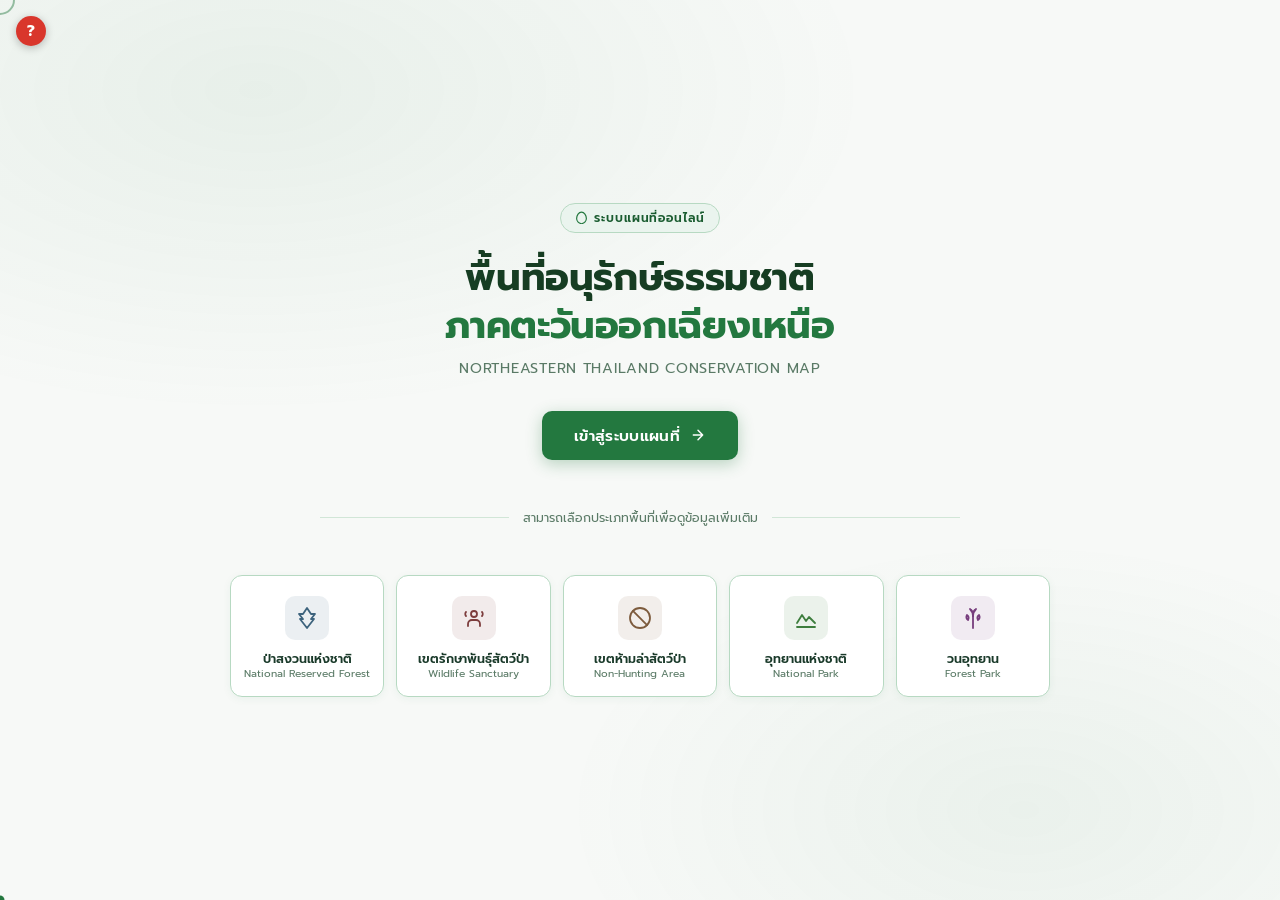
<file: index.html>
<!DOCTYPE html>
<html lang="th">
<head>
<meta charset="UTF-8">
<meta name="viewport" content="width=device-width, initial-scale=1.0">
<title>หน้าแรก</title>
<link rel="stylesheet" href="css/homepage.css">
</head>
<body>

<!-- Notice button (added) -->
<button class="notice-btn" id="noticeBtn" aria-label="ข้อมูลเพิ่มเติม">?</button>

<div class="notice-overlay" id="noticeOverlay">
    <div class="notice-box">
        <button class="notice-close" id="noticeClose">&times;</button>
        <div class="notice-box-title"><span class="dot">!</span> ข้อมูลสำคัญ</div>
        <p>เว็บไซต์นี้เป็นเวอร์ชันสาธิตที่ใช้ข้อมูล GeoJSON โดยตรงเพื่อเผยแพร่และแสดงภาพรวมของระบบ ส่วนโครงงานวิจัยฉบับเต็มจัดเก็บข้อมูล Shapefile ในฐานข้อมูลบน Windows Server และเข้าถึงได้เฉพาะผ่าน VPN ของมหาวิทยาลัยขอนแก่น จึงมีความแตกต่างจากระบบที่ใช้งานจริงในด้านการจัดเก็บและจัดการข้อมูล</p>
    </div>
</div>

<div class="page">

    <!-- Hero -->
    <div class="hero">
        <div class="hero-badge">
            <svg width="13" height="13" viewBox="0 0 24 24" fill="none" stroke="#23783f" stroke-width="2.2" stroke-linecap="round" stroke-linejoin="round">
                <path d="M12 2C7 2 3 8 3 14c0 4 3.5 8.5 9 9.5 5.5-1 9-5.5 9-9.5C21 8 17 2 12 2z"/>
            </svg>
            ระบบแผนที่ออนไลน์
        </div>

        <h1>พื้นที่อนุรักษ์ธรรมชาติ<br><span>ภาคตะวันออกเฉียงเหนือ</span></h1>
        <p>Northeastern Thailand Conservation Map</p>

        <a href="map.html" class="btn-enter">
            เข้าสู่ระบบแผนที่
            <svg width="16" height="16" viewBox="0 0 24 24" fill="none" stroke="currentColor" stroke-width="2.2" stroke-linecap="round" stroke-linejoin="round">
                <path d="M5 12h14M12 5l7 7-7 7"/>
            </svg>
        </a>
    </div>

    <!-- Divider -->
    <div class="divider">สามารถเลือกประเภทพื้นที่เพื่อดูข้อมูลเพิ่มเติม</div>

    <!-- Area cards -->
    <div class="areas">
        <div class="areas-grid">

            <!-- ป่าสงวนแห่งชาติ -->
            <a href="nrf.html" class="area-card">
                <div class="area-icon icon-nrf">
                    <svg width="24" height="24" viewBox="0 0 24 24" fill="none" stroke="#3d637d" stroke-width="1.8" stroke-linecap="round" stroke-linejoin="round">
                        <path d="M12 2L8 8H4l4 5H5l7 9 7-9h-3l4-5h-4L12 2z"/>
                    </svg>
                </div>
                <div>
                    <div class="area-card-name">ป่าสงวนแห่งชาติ</div>
                    <div class="area-card-en">National Reserved Forest</div>
                </div>
            </a>

            <!-- เขตรักษาพันธุ์สัตว์ป่า -->
            <a href="ws.html" class="area-card">
                <div class="area-icon icon-ws">
                    <svg width="24" height="24" viewBox="0 0 24 24" fill="none" stroke="#7d3d3d" stroke-width="1.8" stroke-linecap="round" stroke-linejoin="round">
                        <circle cx="12" cy="8" r="3"/>
                        <path d="M6 20v-2a4 4 0 0 1 4-4h4a4 4 0 0 1 4 4v2"/>
                        <path d="M4 10c-1-1-1-3 0-4M20 10c1-1 1-3 0-4"/>
                    </svg>
                </div>
                <div>
                    <div class="area-card-name">เขตรักษาพันธุ์สัตว์ป่า</div>
                    <div class="area-card-en">Wildlife Sanctuary</div>
                </div>
            </a>

            <!-- เขตห้ามล่าสัตว์ป่า -->
            <a href="nha.html" class="area-card">
                <div class="area-icon icon-nha">
                    <svg width="24" height="24" viewBox="0 0 24 24" fill="none" stroke="#7d5b3d" stroke-width="1.8" stroke-linecap="round" stroke-linejoin="round">
                        <circle cx="12" cy="12" r="10"/>
                        <line x1="4.93" y1="4.93" x2="19.07" y2="19.07"/>
                    </svg>
                </div>
                <div>
                    <div class="area-card-name">เขตห้ามล่าสัตว์ป่า</div>
                    <div class="area-card-en">Non-Hunting Area</div>
                </div>
            </a>

            <!-- อุทยานแห่งชาติ -->
            <a href="np.html" class="area-card">
                <div class="area-icon icon-np">
                    <svg width="24" height="24" viewBox="0 0 24 24" fill="none" stroke="#3d7d3d" stroke-width="1.8" stroke-linecap="round" stroke-linejoin="round">
                        <path d="M3 17l5-8 4 6 3-4 6 6"/>
                        <path d="M3 21h18"/>
                    </svg>
                </div>
                <div>
                    <div class="area-card-name">อุทยานแห่งชาติ</div>
                    <div class="area-card-en">National Park</div>
                </div>
            </a>

            <!-- วนอุทยาน -->
            <a href="fp.html" class="area-card">
                <div class="area-icon icon-fp">
                    <svg width="24" height="24" viewBox="0 0 24 24" fill="none" stroke="#773d7d" stroke-width="1.8" stroke-linecap="round" stroke-linejoin="round">
                        <path d="M17 14c1.5-1 2-3 1-5-1.5 1-2 3-1 5z"/>
                        <path d="M7 14c-1.5-1-2-3-1-5 1.5 1 2 3 1 5z"/>
                        <path d="M12 22V10"/>
                        <path d="M12 10c0-4 3-7 3-7s-3 1-3 7"/>
                        <path d="M12 10c0-4-3-7-3-7s3 1 3 7"/>
                    </svg>
                </div>
                <div>
                    <div class="area-card-name">วนอุทยาน</div>
                    <div class="area-card-en">Forest Park</div>
                </div>
            </a>

        </div>
    </div>

</div>



<div id="custom-cursor"></div>
<div id="custom-cursor-ring"></div>
<script>
(function(){
    var cur  = document.getElementById('custom-cursor');
    var ring = document.getElementById('custom-cursor-ring');
    var trails = ['#23783f','#2e9e52','#3ab560','#1a5c30','#4eca6b','#23783f'];
    var mx=0,my=0,rx=0,ry=0;

    document.addEventListener('mousemove',function(e){
        mx=e.clientX; my=e.clientY;
        cur.style.left=mx+'px'; cur.style.top=my+'px';
        var d=document.createElement('div');
        d.className='cursor-trail';
        d.style.left=mx+'px'; d.style.top=my+'px';
        d.style.background=trails[Math.floor(Math.random()*trails.length)];
        var s=(4+Math.random()*4)+'px';
        d.style.width=s; d.style.height=s;
        document.body.appendChild(d);
        setTimeout(function(){ if(d.parentNode) d.parentNode.removeChild(d); },500);
    });

    (function loop(){
        rx+=(mx-rx)*0.1; ry+=(my-ry)*0.1;
        ring.style.left=rx+'px'; ring.style.top=ry+'px';
        requestAnimationFrame(loop);
    })();

    document.addEventListener('mouseover',function(e){
        if(e.target.matches('a,button,.area-card,.btn-enter')){
            cur.style.width='15px'; cur.style.height='15px';
            cur.style.background='#1a5c30';
            ring.style.width='42px'; ring.style.height='42px';
            ring.style.borderColor='#1a5c30'; ring.style.opacity='0.3';
        }
    });
    document.addEventListener('mouseout',function(e){
        if(e.target.matches('a,button,.area-card,.btn-enter')){
            cur.style.width='9px'; cur.style.height='9px';
            cur.style.background='#23783f';
            ring.style.width='30px'; ring.style.height='30px';
            ring.style.borderColor='#23783f'; ring.style.opacity='0.45';
        }
    });

    document.addEventListener('click',function(e){
        for(var i=0;i<7;i++){(function(i){
            var b=document.createElement('div');
            b.className='cursor-trail';
            var a=(i/7)*Math.PI*2, dist=10+Math.random()*12;
            b.style.left=(e.clientX+Math.cos(a)*dist)+'px';
            b.style.top=(e.clientY+Math.sin(a)*dist)+'px';
            b.style.background=trails[i%trails.length];
            b.style.width='6px'; b.style.height='6px';
            document.body.appendChild(b);
            setTimeout(function(){ if(b.parentNode) b.parentNode.removeChild(b); },500);
        })(i);}
    });
})();

/* --- Notice button logic (added) --- */
(function(){
    var btn = document.getElementById('noticeBtn');
    var overlay = document.getElementById('noticeOverlay');
    var closeBtn = document.getElementById('noticeClose');

    btn.addEventListener('click', function(){
        overlay.classList.add('show');
    });
    closeBtn.addEventListener('click', function(){
        overlay.classList.remove('show');
    });
    overlay.addEventListener('click', function(e){
        if(e.target === overlay){
            overlay.classList.remove('show');
        }
    });
})();
</script>

</body>
</html>
</file>
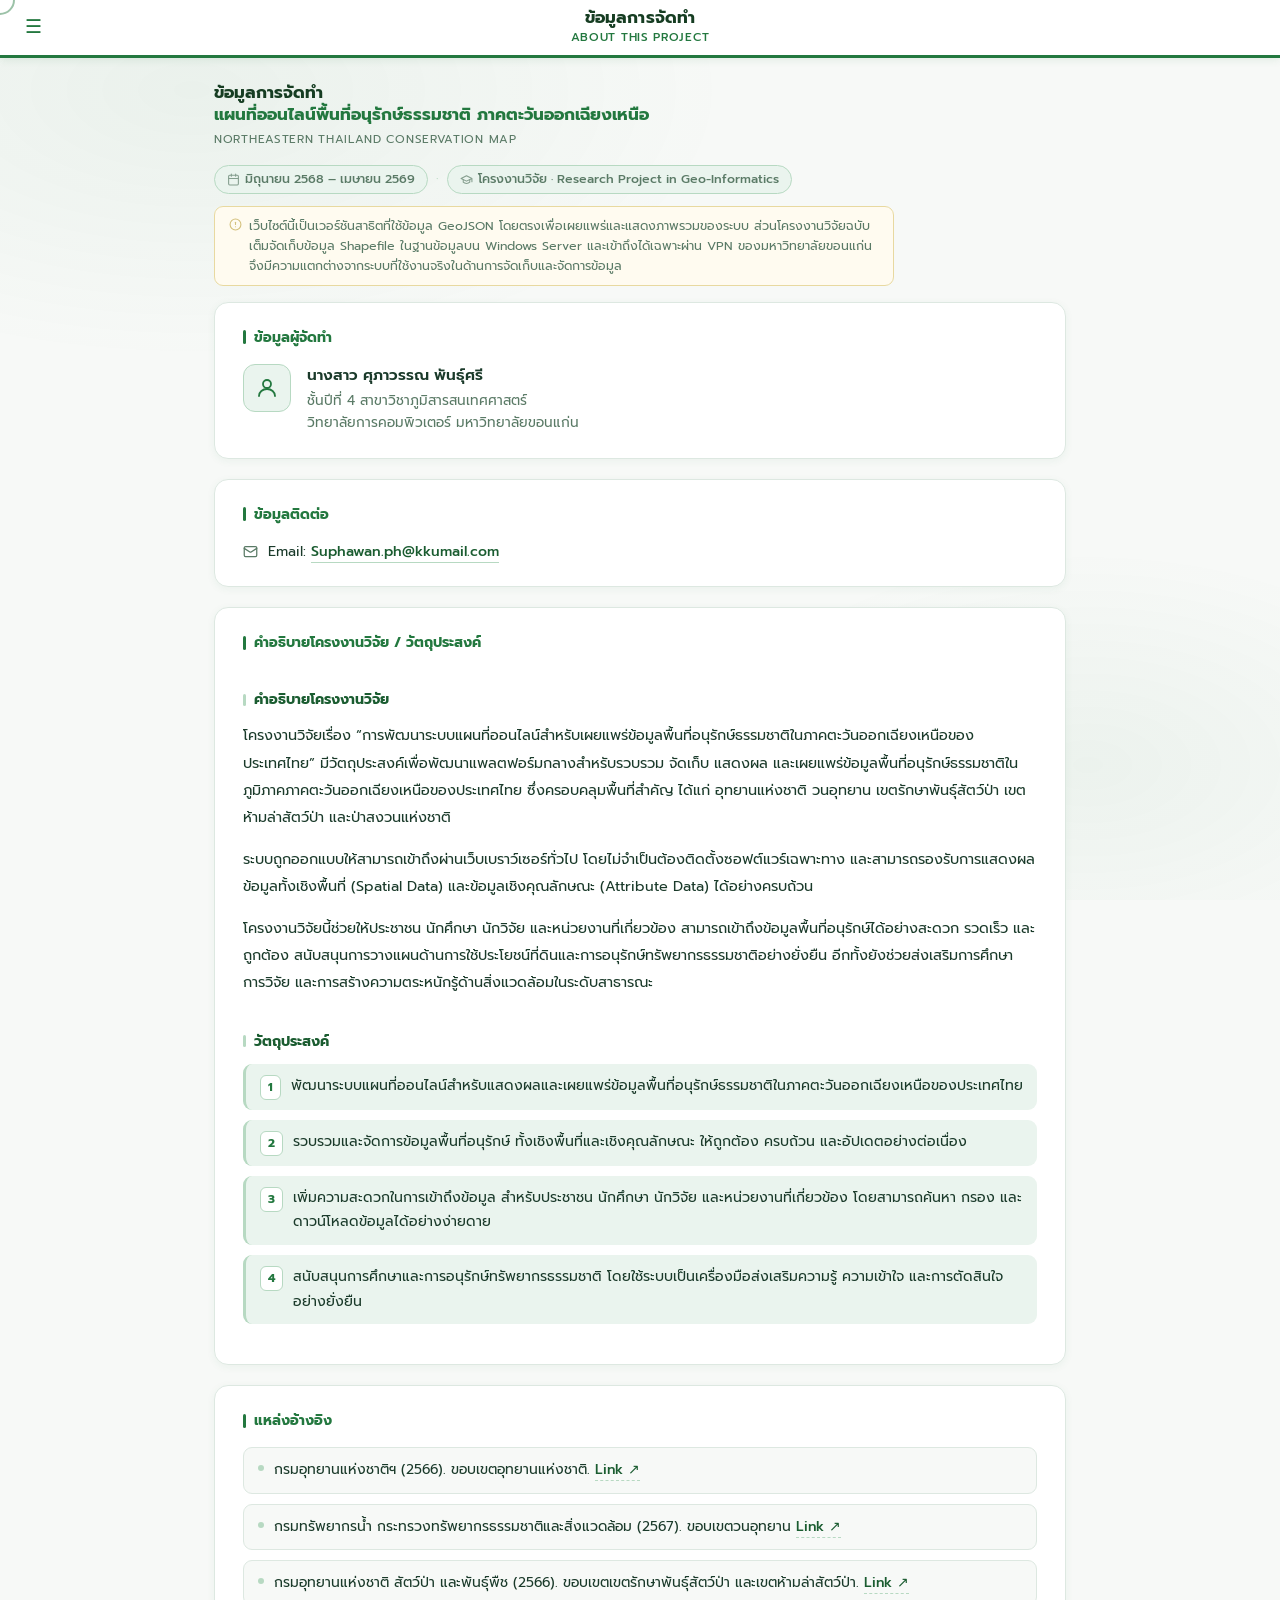
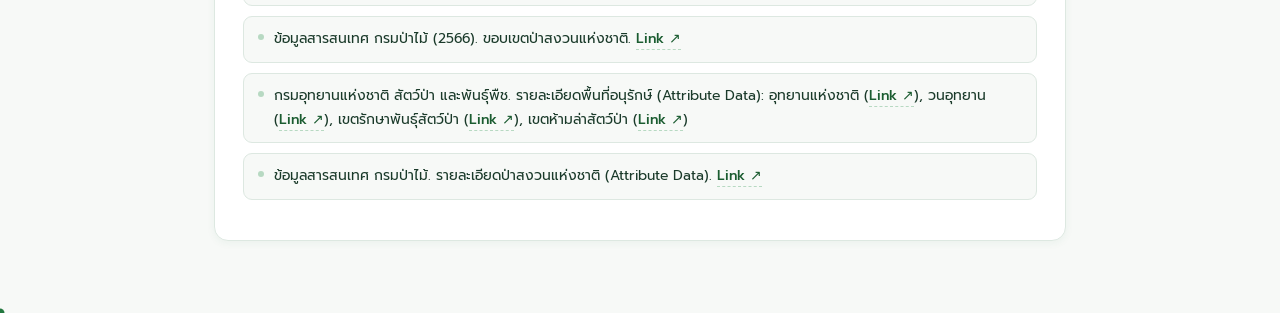
<file: about.html>
<!DOCTYPE html>
<html lang="th">
<head>
  <meta charset="UTF-8">
  <meta name="viewport" content="width=device-width, initial-scale=1.0">
  <title>ข้อมูลการจัดทำ</title>
  <link href="https://fonts.googleapis.com/css2?family=Prompt:wght@300;400;500;600;700&display=swap" rel="stylesheet">
  <link rel="stylesheet" href="https://cdnjs.cloudflare.com/ajax/libs/bootstrap/5.3.3/css/bootstrap.min.css"/>
  <script src="https://cdnjs.cloudflare.com/ajax/libs/bootstrap/5.3.3/js/bootstrap.bundle.min.js"></script>
<link rel="stylesheet" href="css/about.css">


</head>
<body>

<!-- Nav -->
<nav class="top-nav">
  <button id="hamburgerBtn" data-bs-toggle="offcanvas" data-bs-target="#menuSidebar"
    >
    ☰
</button>
  <div class="nav-center">
    <h1>ข้อมูลการจัดทำ</h1>
    <span class="subtitle">About This Project</span>
  </div>
</nav>

<!-- Offcanvas Menu -->
<div class="offcanvas offcanvas-start" tabindex="-1" id="menuSidebar" aria-labelledby="menuSidebarLabel">
  <div class="offcanvas-header">
    <h5 class="offcanvas-title" id="menuSidebarLabel">เมนูหลัก</h5>
    <button type="button" class="btn-close" data-bs-dismiss="offcanvas" aria-label="Close"></button>
  </div>
  <div class="offcanvas-body p-0">
    <nav class="menu-nav">
      <a href="index.html" class="menu-nav-item">
        <span class="menu-nav-icon">
          <svg xmlns="http://www.w3.org/2000/svg" width="18" height="18" viewBox="0 0 24 24" fill="none" stroke="currentColor" stroke-width="1.8" stroke-linecap="round" stroke-linejoin="round">
            <path d="M3 9.5L12 3l9 6.5V20a1 1 0 0 1-1 1H4a1 1 0 0 1-1-1V9.5z"/>
            <path d="M9 21V12h6v9"/>
          </svg>
        </span>
        <span class="menu-nav-label">หน้าแรก</span>
      </a>
      <a href="about.html" class="menu-nav-item" id="btnAboutMenu">
        <span class="menu-nav-icon">
          <svg xmlns="http://www.w3.org/2000/svg" width="18" height="18" viewBox="0 0 24 24" fill="none" stroke="currentColor" stroke-width="1.8" stroke-linecap="round" stroke-linejoin="round">
            <circle cx="12" cy="12" r="10"/>
            <line x1="12" y1="16" x2="12" y2="12"/>
            <line x1="12" y1="8" x2="12.01" y2="8"/>
          </svg>
        </span>
        <span class="menu-nav-label">เกี่ยวกับโครงการ</span>
      </a>
      <a href="https://forms.gle/3TouSNpYopC9CNzu6" target="_blank" class="menu-nav-item" id="btnFeedbackMenu">
        <span class="menu-nav-icon">
          <svg xmlns="http://www.w3.org/2000/svg" width="18" height="18" viewBox="0 0 24 24" fill="none" stroke="currentColor" stroke-width="1.8" stroke-linecap="round" stroke-linejoin="round">
            <path d="M21 15a2 2 0 0 1-2 2H7l-4 4V5a2 2 0 0 1 2-2h14a2 2 0 0 1 2 2z"/>
          </svg>
        </span>
        <span class="menu-nav-label">แจ้งปัญหา/เสนอแนะ</span>
      </a>
      <a href="https://drive.google.com/file/d/1bMHLKj2fK7b839IZilsnjYTLglBj0QMW/view?usp=sharing" target="_blank" class="menu-nav-item">
        <span class="menu-nav-icon">
          <svg xmlns="http://www.w3.org/2000/svg" width="18" height="18" viewBox="0 0 24 24" fill="none" stroke="currentColor" stroke-width="1.8" stroke-linecap="round" stroke-linejoin="round">
            <path d="M14 2H6a2 2 0 0 0-2 2v16a2 2 0 0 0 2 2h12a2 2 0 0 0 2-2V8z"/>
            <polyline points="14 2 14 8 20 8"/>
            <line x1="16" y1="13" x2="8" y2="13"/>
            <line x1="16" y1="17" x2="8" y2="17"/>
            <polyline points="10 9 9 9 8 9"/>
          </svg>
        </span>
        <span class="menu-nav-label">วิดีโอการใช้งาน</span>
      </a>
    </nav>
  </div>
</div>

<!-- Hero -->
<div class="hero">
  <h1>ข้อมูลการจัดทำ<br><span>แผนที่ออนไลน์พื้นที่อนุรักษ์ธรรมชาติ ภาคตะวันออกเฉียงเหนือ</span></h1>
  <span class="subtitle-en">Northeastern Thailand Conservation Map</span>
  <div class="hero-meta">
    <span class="hero-meta-item">
      <svg width="13" height="13" viewBox="0 0 24 24" fill="none" stroke="currentColor" stroke-width="2" stroke-linecap="round" stroke-linejoin="round"><rect x="3" y="4" width="18" height="18" rx="2"/><line x1="16" y1="2" x2="16" y2="6"/><line x1="8" y1="2" x2="8" y2="6"/><line x1="3" y1="10" x2="21" y2="10"/></svg>
      มิถุนายน 2568 – เมษายน 2569
    </span>
    <span class="hero-meta-sep">·</span>
    <span class="hero-meta-item">
      <svg width="13" height="13" viewBox="0 0 24 24" fill="none" stroke="currentColor" stroke-width="2" stroke-linecap="round" stroke-linejoin="round"><path d="M22 10v6M2 10l10-5 10 5-10 5z"/><path d="M6 12v5c3 3 9 3 12 0v-5"/></svg>
      โครงงานวิจัย · Research Project in Geo-Informatics
    </span>
  </div>
  
  <div class="hero-note">
    <svg width="13" height="13" viewBox="0 0 24 24" fill="none" stroke="currentColor" stroke-width="2" stroke-linecap="round" stroke-linejoin="round"><circle cx="12" cy="12" r="10"/><line x1="12" y1="8" x2="12" y2="12"/><line x1="12" y1="16" x2="12.01" y2="16"/></svg>
    เว็บไซต์นี้เป็นเวอร์ชันสาธิตที่ใช้ข้อมูล GeoJSON โดยตรงเพื่อเผยแพร่และแสดงภาพรวมของระบบ
    ส่วนโครงงานวิจัยฉบับเต็มจัดเก็บข้อมูล Shapefile ในฐานข้อมูลบน Windows Server
    และเข้าถึงได้เฉพาะผ่าน VPN ของมหาวิทยาลัยขอนแก่น จึงมีความแตกต่างจากระบบที่ใช้งานจริงในด้านการจัดเก็บและจัดการข้อมูล
  </div>
</div> <div class="content">


  <!-- ผู้จัดทำ -->
  <div class="card">
    <div class="card-title">ข้อมูลผู้จัดทำ</div>
    <div class="author-block">
      <div class="author-avatar">
        <svg width="24" height="24" viewBox="0 0 24 24" fill="none" stroke="#23783f" stroke-width="1.8" stroke-linecap="round" stroke-linejoin="round">
          <circle cx="12" cy="8" r="4"/>
          <path d="M4 20c0-4 3.6-7 8-7s8 3 8 7"/>
        </svg>
      </div>
      <div>
        <div class="author-name">นางสาว ศุภาวรรณ พันธุ์ศรี</div>
        <div class="author-detail">ชั้นปีที่ 4 สาขาวิชาภูมิสารสนเทศศาสตร์<br>วิทยาลัยการคอมพิวเตอร์ มหาวิทยาลัยขอนแก่น</div>
      </div>
    </div>
  </div>

  <!-- ติดต่อ -->
  <div class="card">
    <div class="card-title">ข้อมูลติดต่อ</div>
    <div class="contact-row">
      <svg width="15" height="15" viewBox="0 0 24 24" fill="none" stroke="#5a7a66" stroke-width="2" stroke-linecap="round" stroke-linejoin="round"><rect x="2" y="4" width="20" height="16" rx="2"/><path d="m22 7-8.97 5.7a1.94 1.94 0 0 1-2.06 0L2 7"/></svg>
      <span>Email: <a href="mailto:Suphawan.ph@kkumail.com">Suphawan.ph@kkumail.com</a></span>
    </div>
  </div>

  <!-- คำอธิบายโครงงาน -->
  <div class="card">
    <div class="card-title">คำอธิบายโครงงานวิจัย / วัตถุประสงค์</div>

    <div class="sub-title">คำอธิบายโครงงานวิจัย</div>
    <p class="desc-text">
      โครงงานวิจัยเรื่อง “การพัฒนาระบบแผนที่ออนไลน์สำหรับเผยแพร่ข้อมูลพื้นที่อนุรักษ์ธรรมชาติในภาคตะวันออกเฉียงเหนือของประเทศไทย” มีวัตถุประสงค์เพื่อพัฒนาแพลตฟอร์มกลางสำหรับรวบรวม จัดเก็บ แสดงผล และเผยแพร่ข้อมูลพื้นที่อนุรักษ์ธรรมชาติในภูมิภาคภาคตะวันออกเฉียงเหนือของประเทศไทย ซึ่งครอบคลุมพื้นที่สำคัญ ได้แก่ อุทยานแห่งชาติ วนอุทยาน เขตรักษาพันธุ์สัตว์ป่า เขตห้ามล่าสัตว์ป่า และป่าสงวนแห่งชาติ
    </p>
    <p class="desc-text">
      ระบบถูกออกแบบให้สามารถเข้าถึงผ่านเว็บเบราว์เซอร์ทั่วไป โดยไม่จำเป็นต้องติดตั้งซอฟต์แวร์เฉพาะทาง และสามารถรองรับการแสดงผลข้อมูลทั้งเชิงพื้นที่ (Spatial Data) และข้อมูลเชิงคุณลักษณะ (Attribute Data) ได้อย่างครบถ้วน
    </p>
    <p class="desc-text">
      โครงงานวิจัยนี้ช่วยให้ประชาชน นักศึกษา นักวิจัย และหน่วยงานที่เกี่ยวข้อง สามารถเข้าถึงข้อมูลพื้นที่อนุรักษ์ได้อย่างสะดวก รวดเร็ว และถูกต้อง สนับสนุนการวางแผนด้านการใช้ประโยชน์ที่ดินและการอนุรักษ์ทรัพยากรธรรมชาติอย่างยั่งยืน อีกทั้งยังช่วยส่งเสริมการศึกษา การวิจัย และการสร้างความตระหนักรู้ด้านสิ่งแวดล้อมในระดับสาธารณะ
    </p>

    <div class="sub-title">วัตถุประสงค์</div>
    <ul class="objective-list">
      <li>
        <span class="obj-num">1</span>
        พัฒนาระบบแผนที่ออนไลน์สำหรับแสดงผลและเผยแพร่ข้อมูลพื้นที่อนุรักษ์ธรรมชาติในภาคตะวันออกเฉียงเหนือของประเทศไทย
      </li>
      <li>
        <span class="obj-num">2</span>
        รวบรวมและจัดการข้อมูลพื้นที่อนุรักษ์ ทั้งเชิงพื้นที่และเชิงคุณลักษณะ ให้ถูกต้อง ครบถ้วน และอัปเดตอย่างต่อเนื่อง
      </li>
      <li>
        <span class="obj-num">3</span>
        เพิ่มความสะดวกในการเข้าถึงข้อมูล สำหรับประชาชน นักศึกษา นักวิจัย และหน่วยงานที่เกี่ยวข้อง โดยสามารถค้นหา กรอง และดาวน์โหลดข้อมูลได้อย่างง่ายดาย
      </li>
      <li>
        <span class="obj-num">4</span>
        สนับสนุนการศึกษาและการอนุรักษ์ทรัพยากรธรรมชาติ โดยใช้ระบบเป็นเครื่องมือส่งเสริมความรู้ ความเข้าใจ และการตัดสินใจอย่างยั่งยืน
      </li>
    </ul>
  </div>

  <!-- แหล่งอ้างอิง -->
  <div class="card">
    <div class="card-title">แหล่งอ้างอิง</div>
    <ul class="ref-list">
      <li>
        <span class="ref-dot"></span>
        <span>กรมอุทยานแห่งชาติฯ (2566). ขอบเขตอุทยานแห่งชาติ. <a href="http://www2.dnp.go.th/gis/Blog%20Posts/ดาวนโหลด-ตาราง-และ-shp.html" target="_blank">Link ↗</a></span>
      </li>
      <li>
        <span class="ref-dot"></span>
        <span>กรมทรัพยากรน้ำ กระทรวงทรัพยากรธรรมชาติและสิ่งแวดล้อม (2567). ขอบเขตวนอุทยาน <a href="https://webgis.dwr.go.th/downloads/page-2?CateID=&SubCateID=&keyword=&SortBy=" target="_blank">Link ↗</a></span>
      </li>
      <li>
        <span class="ref-dot"></span>
        <span>กรมอุทยานแห่งชาติ สัตว์ป่า และพันธุ์พืช (2566). ขอบเขตเขตรักษาพันธุ์สัตว์ป่า และเขตห้ามล่าสัตว์ป่า. <a href="http://www2.dnp.go.th/gis/Blog%20Posts/ดาวนโหลด-ตาราง-และ-shp.html" target="_blank">Link ↗</a></span>
      </li>
      <li>
        <span class="ref-dot"></span>
        <span>ข้อมูลสารสนเทศ กรมป่าไม้ (2566). ขอบเขตป่าสงวนแห่งชาติ. <a href="https://data.forest.go.th/dataset/reserve_forest/resource/971b289e-dd9f-4539-8305-c9b5099994b4" target="_blank">Link ↗</a></span>
      </li>
      <li>
        <span class="ref-dot"></span>
        <span>กรมอุทยานแห่งชาติ สัตว์ป่า และพันธุ์พืช. รายละเอียดพื้นที่อนุรักษ์ (Attribute Data):
          อุทยานแห่งชาติ (<a href="https://portal.dnp.go.th/Content/nationalpark?contentId=673" target="_blank">Link ↗</a>),
          วนอุทยาน (<a href="https://portal.dnp.go.th/Content/nationalpark?contentId=31241" target="_blank">Link ↗</a>),
          เขตรักษาพันธุ์สัตว์ป่า (<a href="https://portal.dnp.go.th/Content/WildlifeConserve?contentId=27470" target="_blank">Link ↗</a>),
          เขตห้ามล่าสัตว์ป่า (<a href="https://portal.dnp.go.th/Content/WildlifeConserve?contentId=27509" target="_blank">Link ↗</a>)
        </span>
      </li>
      <li>
        <span class="ref-dot"></span>
        <span>ข้อมูลสารสนเทศ กรมป่าไม้. รายละเอียดป่าสงวนแห่งชาติ (Attribute Data). <a href="https://forestinfo.forest.go.th/National_Forest.aspx" target="_blank">Link ↗</a></span>
      </li>
    </ul>
  </div>

</div>

<!-- Custom Cursor -->
<div id="custom-cursor"></div>
<div id="custom-cursor-ring"></div>
<script>
(function(){
    var cur=document.getElementById('custom-cursor'),ring=document.getElementById('custom-cursor-ring');
    var t=['#23783f','#2e9e52','#3ab560','#1a5c30','#4eca6b'],mx=0,my=0,rx=0,ry=0;
    document.addEventListener('mousemove',function(e){
        mx=e.clientX;my=e.clientY;cur.style.left=mx+'px';cur.style.top=my+'px';
        var d=document.createElement('div');d.className='cursor-trail';
        d.style.left=mx+'px';d.style.top=my+'px';d.style.background=t[Math.floor(Math.random()*t.length)];
        var s=(4+Math.random()*4)+'px';d.style.width=s;d.style.height=s;
        document.body.appendChild(d);setTimeout(function(){if(d.parentNode)d.parentNode.removeChild(d);},500);
    });
    (function loop(){rx+=(mx-rx)*.1;ry+=(my-ry)*.1;ring.style.left=rx+'px';ring.style.top=ry+'px';requestAnimationFrame(loop);})();
    document.addEventListener('mouseover',function(e){if(e.target.matches('a,button')){cur.style.width='15px';cur.style.height='15px';cur.style.background='#1a5c30';ring.style.width='42px';ring.style.height='42px';ring.style.borderColor='#1a5c30';ring.style.opacity='.3';}});
    document.addEventListener('mouseout',function(e){if(e.target.matches('a,button')){cur.style.width='9px';cur.style.height='9px';cur.style.background='#23783f';ring.style.width='30px';ring.style.height='30px';ring.style.borderColor='#23783f';ring.style.opacity='.45';}});
    document.addEventListener('click',function(e){for(var i=0;i<7;i++){(function(i){var b=document.createElement('div');b.className='cursor-trail';var a=(i/7)*Math.PI*2,dist=10+Math.random()*12;b.style.left=(e.clientX+Math.cos(a)*dist)+'px';b.style.top=(e.clientY+Math.sin(a)*dist)+'px';b.style.background=t[i%t.length];b.style.width='6px';b.style.height='6px';document.body.appendChild(b);setTimeout(function(){if(b.parentNode)b.parentNode.removeChild(b);},500);})(i);}});
})();
</script>

</body>
</html>
</file>
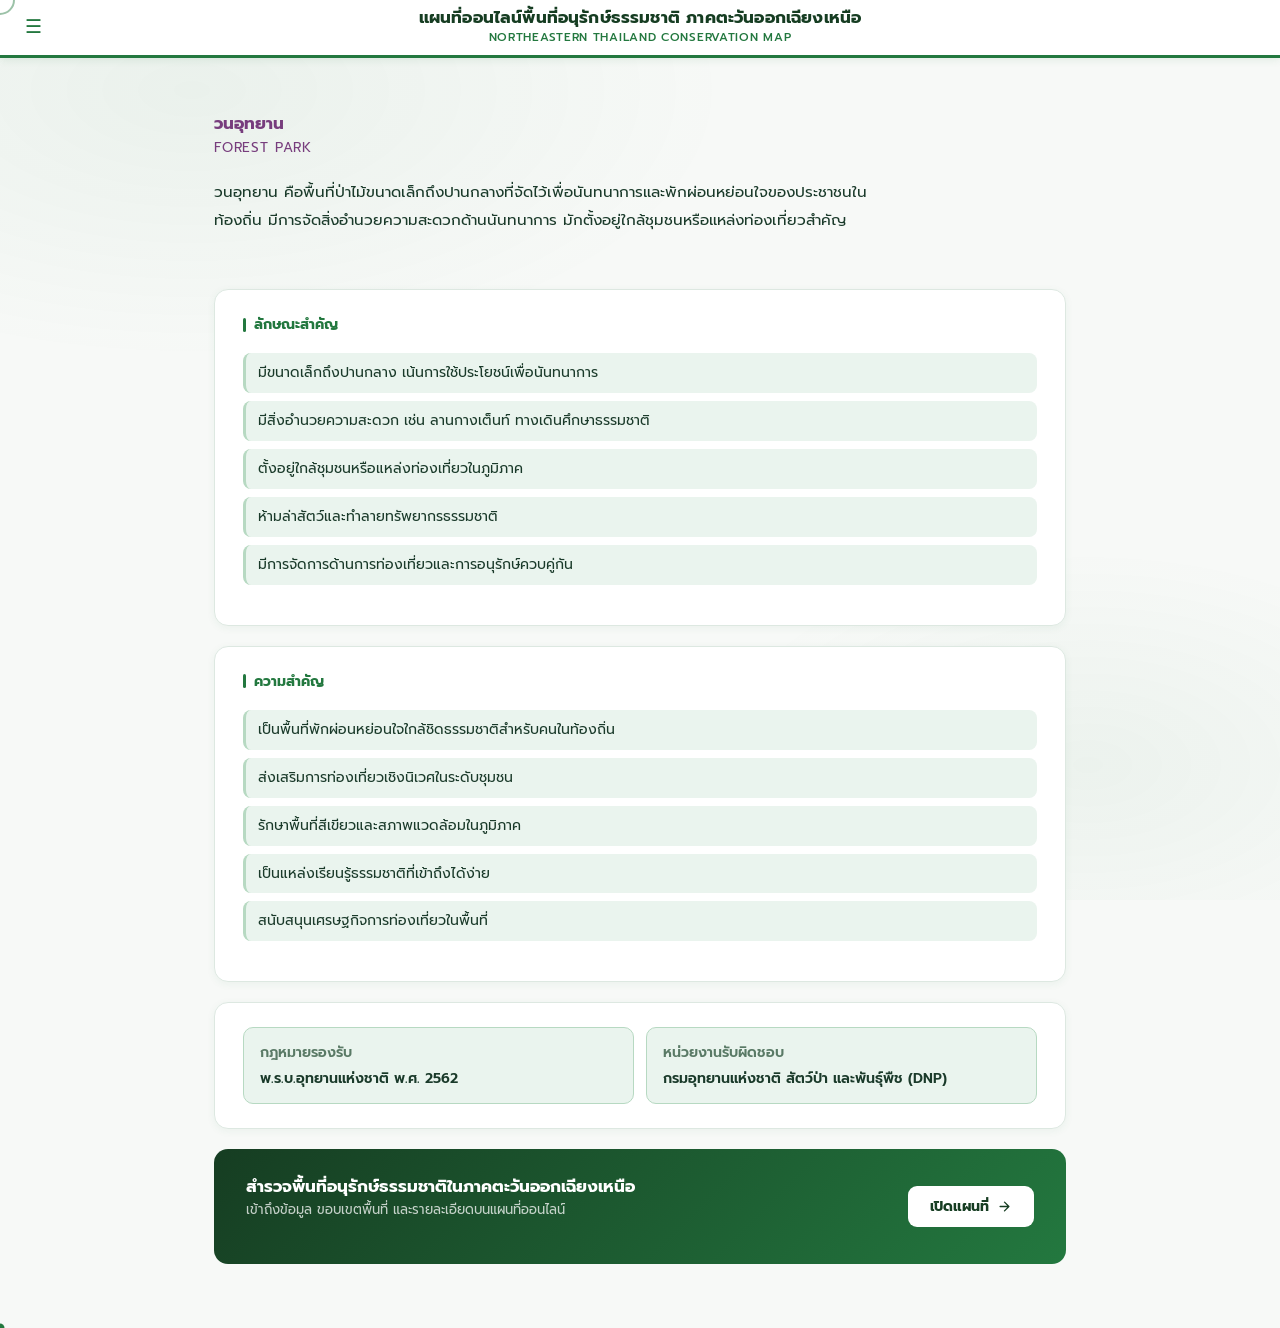
<file: fp.html>
<!DOCTYPE html>
<html lang="th">
<head>
    <meta charset="UTF-8">
    <meta name="viewport" content="width=device-width, initial-scale=1.0">
    <title>พื้นที่อนุรักษ์ธรรมชาติ วนอุทยาน</title>

    <link rel="stylesheet" href="https://cdnjs.cloudflare.com/ajax/libs/bootstrap/5.3.3/css/bootstrap.min.css"/>

    <link rel="stylesheet" href="css/area-page.css">
    
    <style>
        :root { --accent: #773d7d; }
        
        body, h1, h2, h3, h4, h5, h6, p, span, a, button, input, select, textarea, .btn, .offcanvas {
            font-family: 'Prompt', sans-serif !important;
        }
    </style>
    
    <script src="https://cdnjs.cloudflare.com/ajax/libs/bootstrap/5.3.3/js/bootstrap.bundle.min.js"></script>
</head>
<body>

<nav class="top-nav">
    <button id="hamburgerBtn" data-bs-toggle="offcanvas" data-bs-target="#menuSidebar"
    >
    ☰
</button>
    <div class="nav-center">
        <h1>แผนที่ออนไลน์พื้นที่อนุรักษ์ธรรมชาติ ภาคตะวันออกเฉียงเหนือ</h1>
        <span class="subtitle">Northeastern Thailand Conservation Map</span>
    </div>
</nav>

<div class="offcanvas offcanvas-start" tabindex="-1" id="menuSidebar" aria-labelledby="menuSidebarLabel">
  <div class="offcanvas-header">
    <h5 class="offcanvas-title" id="menuSidebarLabel">เมนูหลัก</h5>
    <button type="button" class="btn-close" data-bs-dismiss="offcanvas" aria-label="Close"></button>
  </div>
  <div class="offcanvas-body p-0">
    <nav class="menu-nav">
      <a href="index.html" class="menu-nav-item">
        <span class="menu-nav-icon">
          <svg xmlns="http://www.w3.org/2000/svg" width="18" height="18" viewBox="0 0 24 24" fill="none" stroke="currentColor" stroke-width="1.8" stroke-linecap="round" stroke-linejoin="round">
            <path d="M3 9.5L12 3l9 6.5V20a1 1 0 0 1-1 1H4a1 1 0 0 1-1-1V9.5z"/>
            <path d="M9 21V12h6v9"/>
          </svg>
        </span>
        <span class="menu-nav-label">หน้าแรก</span>
      </a>
      <a href="about.html" class="menu-nav-item" id="btnAboutMenu">
        <span class="menu-nav-icon">
          <svg xmlns="http://www.w3.org/2000/svg" width="18" height="18" viewBox="0 0 24 24" fill="none" stroke="currentColor" stroke-width="1.8" stroke-linecap="round" stroke-linejoin="round">
            <circle cx="12" cy="12" r="10"/>
            <line x1="12" y1="16" x2="12" y2="12"/>
            <line x1="12" y1="8" x2="12.01" y2="8"/>
          </svg>
        </span>
        <span class="menu-nav-label">เกี่ยวกับโครงการ</span>
      </a>
      <a href="https://forms.gle/3TouSNpYopC9CNzu6" target="_blank" class="menu-nav-item" id="btnFeedbackMenu">
        <span class="menu-nav-icon">
          <svg xmlns="http://www.w3.org/2000/svg" width="18" height="18" viewBox="0 0 24 24" fill="none" stroke="currentColor" stroke-width="1.8" stroke-linecap="round" stroke-linejoin="round">
            <path d="M21 15a2 2 0 0 1-2 2H7l-4 4V5a2 2 0 0 1 2-2h14a2 2 0 0 1 2 2z"/>
          </svg>
        </span>
        <span class="menu-nav-label">แจ้งปัญหา/เสนอแนะ</span>
      </a>
      <a href="https://drive.google.com/file/d/1bMHLKj2fK7b839IZilsnjYTLglBj0QMW/view?usp=sharing" target="_blank" class="menu-nav-item">
        <span class="menu-nav-icon">
          <svg xmlns="http://www.w3.org/2000/svg" width="18" height="18" viewBox="0 0 24 24" fill="none" stroke="currentColor" stroke-width="1.8" stroke-linecap="round" stroke-linejoin="round">
            <path d="M14 2H6a2 2 0 0 0-2 2v16a2 2 0 0 0 2 2h12a2 2 0 0 0 2-2V8z"/>
            <polyline points="14 2 14 8 20 8"/>
            <line x1="16" y1="13" x2="8" y2="13"/>
            <line x1="16" y1="17" x2="8" y2="17"/>
            <polyline points="10 9 9 9 8 9"/>
          </svg>
        </span>
        <span class="menu-nav-label">วิดีโอการใช้งาน</span>
      </a>
    </nav>
  </div>
</div>

<div class="hero">
    <h1><span>วนอุทยาน</span></h1>
    <span class="en">Forest Park</span>
    <p class="hero-desc">วนอุทยาน คือพื้นที่ป่าไม้ขนาดเล็กถึงปานกลางที่จัดไว้เพื่อนันทนาการและพักผ่อนหย่อนใจของประชาชนในท้องถิ่น มีการจัดสิ่งอำนวยความสะดวกด้านนันทนาการ มักตั้งอยู่ใกล้ชุมชนหรือแหล่งท่องเที่ยวสำคัญ</p>
</div>

<div class="content">

    <div class="card">
        <div class="card-title">ลักษณะสำคัญ</div>
        <ul><li>มีขนาดเล็กถึงปานกลาง เน้นการใช้ประโยชน์เพื่อนันทนาการ</li><li>มีสิ่งอำนวยความสะดวก เช่น ลานกางเต็นท์ ทางเดินศึกษาธรรมชาติ</li><li>ตั้งอยู่ใกล้ชุมชนหรือแหล่งท่องเที่ยวในภูมิภาค</li><li>ห้ามล่าสัตว์และทำลายทรัพยากรธรรมชาติ</li><li>มีการจัดการด้านการท่องเที่ยวและการอนุรักษ์ควบคู่กัน</li></ul>
    </div>

    <div class="card">
        <div class="card-title">ความสำคัญ</div>
        <ul><li>เป็นพื้นที่พักผ่อนหย่อนใจใกล้ชิดธรรมชาติสำหรับคนในท้องถิ่น</li><li>ส่งเสริมการท่องเที่ยวเชิงนิเวศในระดับชุมชน</li><li>รักษาพื้นที่สีเขียวและสภาพแวดล้อมในภูมิภาค</li><li>เป็นแหล่งเรียนรู้ธรรมชาติที่เข้าถึงได้ง่าย</li><li>สนับสนุนเศรษฐกิจการท่องเที่ยวในพื้นที่</li></ul>
    </div>

    <div class="card">
        <div class="info-grid">
            <div class="info-item">
                <div class="label">กฎหมายรองรับ</div>
                <div class="value">พ.ร.บ.อุทยานแห่งชาติ พ.ศ. 2562</div>
            </div>
            <div class="info-item">
                <div class="label">หน่วยงานรับผิดชอบ</div>
                <div class="value">กรมอุทยานแห่งชาติ สัตว์ป่า และพันธุ์พืช (DNP)</div>
            </div>
        </div>
    </div>

    <div class="cta">
        <div class="cta-text">
            <h3>สำรวจพื้นที่อนุรักษ์ธรรมชาติในภาคตะวันออกเฉียงเหนือ</h3>
            <p>เข้าถึงข้อมูล ขอบเขตพื้นที่ และรายละเอียดบนแผนที่ออนไลน์</p>
        </div>
        <a href="map.html?type=fp" class="cta-btn">
            เปิดแผนที่
            <svg width="15" height="15" viewBox="0 0 24 24" fill="none" stroke="currentColor" stroke-width="2.2" stroke-linecap="round" stroke-linejoin="round"><path d="M5 12h14M12 5l7 7-7 7"/></svg>
        </a>
    </div>

</div>

<div id="custom-cursor"></div>
<div id="custom-cursor-ring"></div>
<script>(function(){
    var cur=document.getElementById('custom-cursor'),ring=document.getElementById('custom-cursor-ring');
    var t=['#23783f','#2e9e52','#3ab560','#1a5c30','#4eca6b'],mx=0,my=0,rx=0,ry=0;
    document.addEventListener('mousemove',function(e){mx=e.clientX;my=e.clientY;cur.style.left=mx+'px';cur.style.top=my+'px';var d=document.createElement('div');d.className='cursor-trail';d.style.left=mx+'px';d.style.top=my+'px';d.style.background=t[Math.floor(Math.random()*t.length)];var s=(4+Math.random()*4)+'px';d.style.width=s;d.style.height=s;document.body.appendChild(d);setTimeout(function(){if(d.parentNode)d.parentNode.removeChild(d);},500);});
    (function loop(){rx+=(mx-rx)*.1;ry+=(my-ry)*.1;ring.style.left=rx+'px';ring.style.top=ry+'px';requestAnimationFrame(loop);})();
    document.addEventListener('mouseover',function(e){if(e.target.matches('button,a')){cur.style.width='15px';cur.style.height='15px';cur.style.background='#1a5c30';ring.style.width='42px';ring.style.height='42px';ring.style.borderColor='#1a5c30';ring.style.opacity='.3';}});
    document.addEventListener('mouseout',function(e){if(e.target.matches('button,a')){cur.style.width='9px';cur.style.height='9px';cur.style.background='#23783f';ring.style.width='30px';ring.style.height='30px';ring.style.borderColor='#23783f';ring.style.opacity='.45';}});
    document.addEventListener('click',function(e){for(var i=0;i<7;i++){(function(i){var b=document.createElement('div');b.className='cursor-trail';var a=(i/7)*Math.PI*2,dist=10+Math.random()*12;b.style.left=(e.clientX+Math.cos(a)*dist)+'px';b.style.top=(e.clientY+Math.sin(a)*dist)+'px';b.style.background=t[i%t.length];b.style.width='6px';b.style.height='6px';document.body.appendChild(b);setTimeout(function(){if(b.parentNode)b.parentNode.removeChild(b);},500);})(i);}});
})();</script>


<script>
// ให้คลิกที่หัวข้อ "เมนูหลัก" เพื่อปิดเมนูได้
document.addEventListener('DOMContentLoaded', function() {
    const menuTitle = document.getElementById('menuSidebarLabel');
    const menuSidebar = document.getElementById('menuSidebar');
    
    if (menuTitle && menuSidebar) {
        menuTitle.style.cursor = 'pointer';
        menuTitle.addEventListener('click', function() {
            const bsOffcanvas = bootstrap.Offcanvas.getInstance(menuSidebar);
            if (bsOffcanvas) {
                bsOffcanvas.hide();
            }
        });
    }
});
</script>

</body>
</html>
</file>
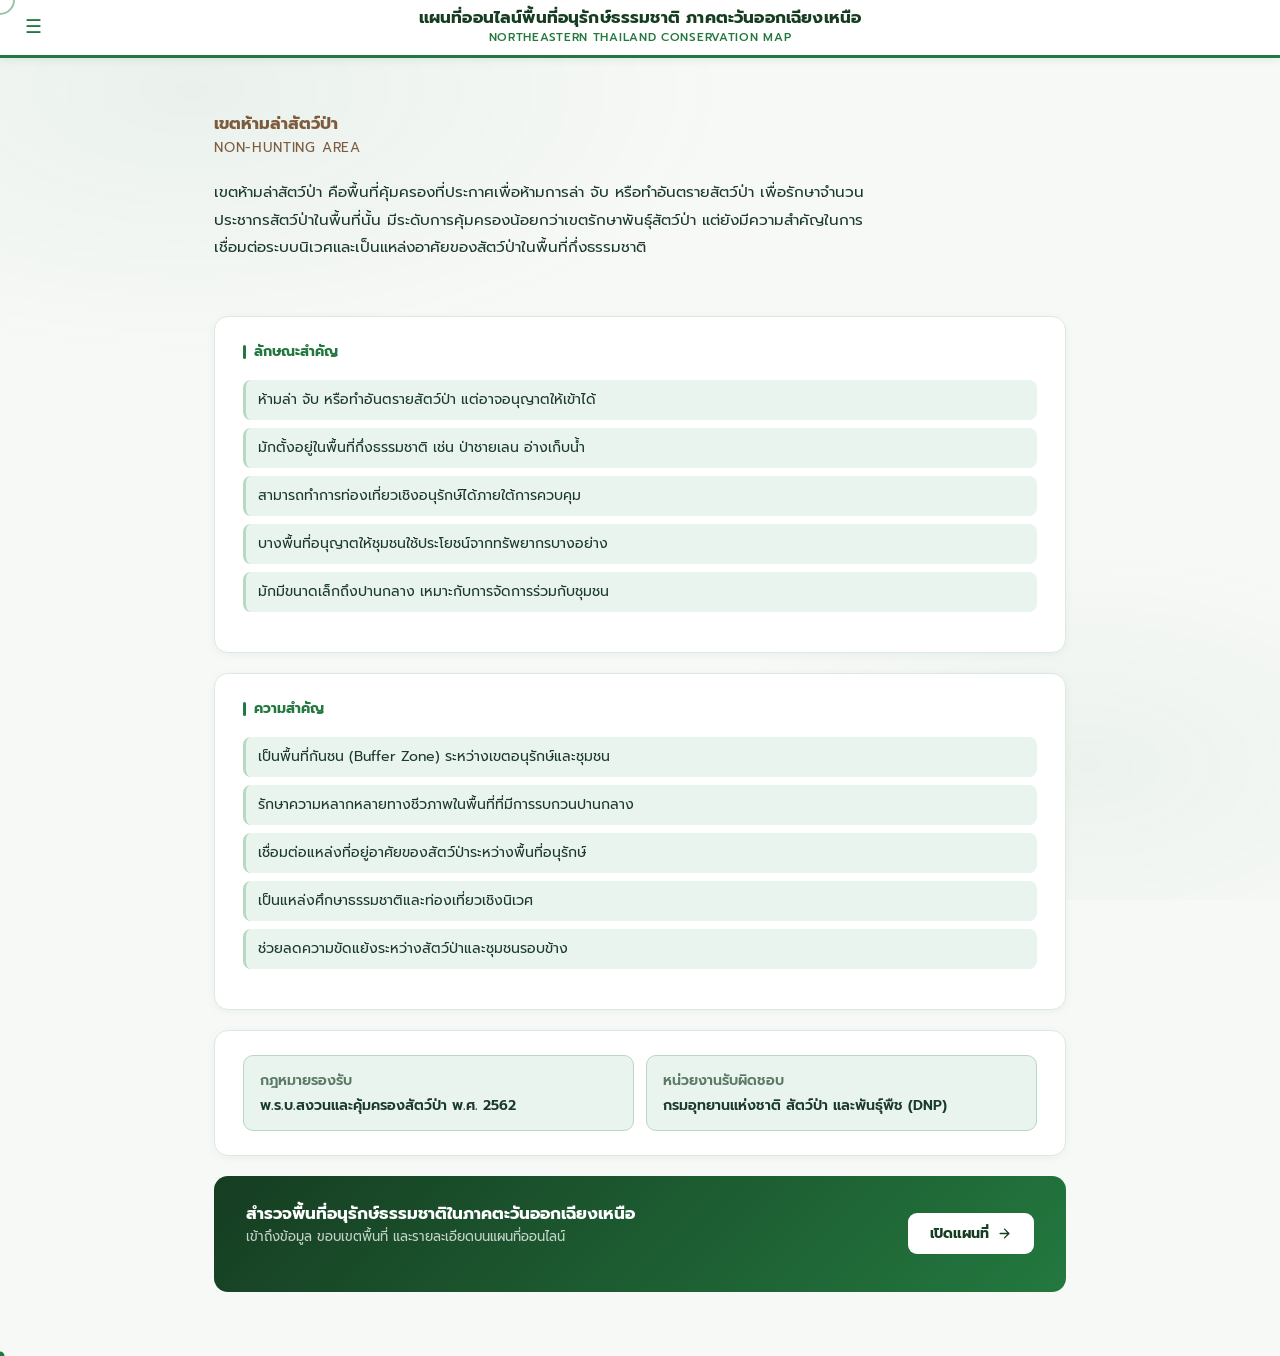
<file: nha.html>
<!DOCTYPE html>
<html lang="th">
<head>
    <meta charset="UTF-8">
    <meta name="viewport" content="width=device-width, initial-scale=1.0">
    <title>พื้นที่อนุรักษ์ธรรมชาติ เขตห้ามล่าสัตว์ป่า</title>

    <link rel="stylesheet" href="https://cdnjs.cloudflare.com/ajax/libs/bootstrap/5.3.3/css/bootstrap.min.css"/>

    <link rel="stylesheet" href="css/area-page.css">
    
    <style>
        :root { --accent: #7d5b3d; }
        
        body, h1, h2, h3, h4, h5, h6, p, span, a, button, input, select, textarea, .btn, .offcanvas {
            font-family: 'Prompt', sans-serif !important;
        }
    </style>
    
    <script src="https://cdnjs.cloudflare.com/ajax/libs/bootstrap/5.3.3/js/bootstrap.bundle.min.js"></script>
</head>
<body>

<nav class="top-nav">
    <button id="hamburgerBtn" data-bs-toggle="offcanvas" data-bs-target="#menuSidebar"
    >
    ☰
</button>
    <div class="nav-center">
        <h1>แผนที่ออนไลน์พื้นที่อนุรักษ์ธรรมชาติ ภาคตะวันออกเฉียงเหนือ</h1>
        <span class="subtitle">Northeastern Thailand Conservation Map</span>
    </div>
</nav>

<div class="offcanvas offcanvas-start" tabindex="-1" id="menuSidebar" aria-labelledby="menuSidebarLabel">
  <div class="offcanvas-header">
    <h5 class="offcanvas-title" id="menuSidebarLabel">เมนูหลัก</h5>
    <button type="button" class="btn-close" data-bs-dismiss="offcanvas" aria-label="Close"></button>
  </div>
  <div class="offcanvas-body p-0">
    <nav class="menu-nav">
      <a href="index.html" class="menu-nav-item">
        <span class="menu-nav-icon">
          <svg xmlns="http://www.w3.org/2000/svg" width="18" height="18" viewBox="0 0 24 24" fill="none" stroke="currentColor" stroke-width="1.8" stroke-linecap="round" stroke-linejoin="round">
            <path d="M3 9.5L12 3l9 6.5V20a1 1 0 0 1-1 1H4a1 1 0 0 1-1-1V9.5z"/>
            <path d="M9 21V12h6v9"/>
          </svg>
        </span>
        <span class="menu-nav-label">หน้าแรก</span>
      </a>
      <a href="about.html" class="menu-nav-item" id="btnAboutMenu">
        <span class="menu-nav-icon">
          <svg xmlns="http://www.w3.org/2000/svg" width="18" height="18" viewBox="0 0 24 24" fill="none" stroke="currentColor" stroke-width="1.8" stroke-linecap="round" stroke-linejoin="round">
            <circle cx="12" cy="12" r="10"/>
            <line x1="12" y1="16" x2="12" y2="12"/>
            <line x1="12" y1="8" x2="12.01" y2="8"/>
          </svg>
        </span>
        <span class="menu-nav-label">เกี่ยวกับโครงการ</span>
      </a>
      <a href="https://forms.gle/3TouSNpYopC9CNzu6" target="_blank" class="menu-nav-item" id="btnFeedbackMenu">
        <span class="menu-nav-icon">
          <svg xmlns="http://www.w3.org/2000/svg" width="18" height="18" viewBox="0 0 24 24" fill="none" stroke="currentColor" stroke-width="1.8" stroke-linecap="round" stroke-linejoin="round">
            <path d="M21 15a2 2 0 0 1-2 2H7l-4 4V5a2 2 0 0 1 2-2h14a2 2 0 0 1 2 2z"/>
          </svg>
        </span>
        <span class="menu-nav-label">แจ้งปัญหา/เสนอแนะ</span>
      </a>
      <a href="https://drive.google.com/file/d/1bMHLKj2fK7b839IZilsnjYTLglBj0QMW/view?usp=sharing" target="_blank" class="menu-nav-item">
        <span class="menu-nav-icon">
          <svg xmlns="http://www.w3.org/2000/svg" width="18" height="18" viewBox="0 0 24 24" fill="none" stroke="currentColor" stroke-width="1.8" stroke-linecap="round" stroke-linejoin="round">
            <path d="M14 2H6a2 2 0 0 0-2 2v16a2 2 0 0 0 2 2h12a2 2 0 0 0 2-2V8z"/>
            <polyline points="14 2 14 8 20 8"/>
            <line x1="16" y1="13" x2="8" y2="13"/>
            <line x1="16" y1="17" x2="8" y2="17"/>
            <polyline points="10 9 9 9 8 9"/>
          </svg>
        </span>
        <span class="menu-nav-label">วิดีโอการใช้งาน</span>
      </a>
    </nav>
  </div>
</div>

<div class="hero">
<h1><span>เขตห้ามล่าสัตว์ป่า</span></h1>
    <span class="en">Non-Hunting Area</span>
    <p class="hero-desc">เขตห้ามล่าสัตว์ป่า คือพื้นที่คุ้มครองที่ประกาศเพื่อห้ามการล่า จับ หรือทำอันตรายสัตว์ป่า เพื่อรักษาจำนวนประชากรสัตว์ป่าในพื้นที่นั้น มีระดับการคุ้มครองน้อยกว่าเขตรักษาพันธุ์สัตว์ป่า แต่ยังมีความสำคัญในการเชื่อมต่อระบบนิเวศและเป็นแหล่งอาศัยของสัตว์ป่าในพื้นที่กึ่งธรรมชาติ</p>
</div>

<div class="content">

    <div class="card">
        <div class="card-title">ลักษณะสำคัญ</div>
        <ul><li>ห้ามล่า จับ หรือทำอันตรายสัตว์ป่า แต่อาจอนุญาตให้เข้าได้</li><li>มักตั้งอยู่ในพื้นที่กึ่งธรรมชาติ เช่น ป่าชายเลน อ่างเก็บน้ำ</li><li>สามารถทำการท่องเที่ยวเชิงอนุรักษ์ได้ภายใต้การควบคุม</li><li>บางพื้นที่อนุญาตให้ชุมชนใช้ประโยชน์จากทรัพยากรบางอย่าง</li><li>มักมีขนาดเล็กถึงปานกลาง เหมาะกับการจัดการร่วมกับชุมชน</li></ul>
    </div>

    <div class="card">
        <div class="card-title">ความสำคัญ</div>
        <ul><li>เป็นพื้นที่กันชน (Buffer Zone) ระหว่างเขตอนุรักษ์และชุมชน</li><li>รักษาความหลากหลายทางชีวภาพในพื้นที่ที่มีการรบกวนปานกลาง</li><li>เชื่อมต่อแหล่งที่อยู่อาศัยของสัตว์ป่าระหว่างพื้นที่อนุรักษ์</li><li>เป็นแหล่งศึกษาธรรมชาติและท่องเที่ยวเชิงนิเวศ</li><li>ช่วยลดความขัดแย้งระหว่างสัตว์ป่าและชุมชนรอบข้าง</li></ul>
    </div>

    <div class="card">
        <div class="info-grid">
            <div class="info-item">
                <div class="label">กฎหมายรองรับ</div>
                <div class="value">พ.ร.บ.สงวนและคุ้มครองสัตว์ป่า พ.ศ. 2562</div>
            </div>
            <div class="info-item">
                <div class="label">หน่วยงานรับผิดชอบ</div>
                <div class="value">กรมอุทยานแห่งชาติ สัตว์ป่า และพันธุ์พืช (DNP)</div>
            </div>
        </div>
    </div>

    <div class="cta">
        <div class="cta-text">
            <h3>สำรวจพื้นที่อนุรักษ์ธรรมชาติในภาคตะวันออกเฉียงเหนือ</h3>
            <p>เข้าถึงข้อมูล ขอบเขตพื้นที่ และรายละเอียดบนแผนที่ออนไลน์</p>
        </div>
        <a href="map.html?type=nha" class="cta-btn">
            เปิดแผนที่
            <svg width="15" height="15" viewBox="0 0 24 24" fill="none" stroke="currentColor" stroke-width="2.2" stroke-linecap="round" stroke-linejoin="round"><path d="M5 12h14M12 5l7 7-7 7"/></svg>
        </a>
    </div>

</div>

<div id="custom-cursor"></div>
<div id="custom-cursor-ring"></div>
<script>(function(){
    var cur=document.getElementById('custom-cursor'),ring=document.getElementById('custom-cursor-ring');
    var t=['#23783f','#2e9e52','#3ab560','#1a5c30','#4eca6b'],mx=0,my=0,rx=0,ry=0;
    document.addEventListener('mousemove',function(e){mx=e.clientX;my=e.clientY;cur.style.left=mx+'px';cur.style.top=my+'px';var d=document.createElement('div');d.className='cursor-trail';d.style.left=mx+'px';d.style.top=my+'px';d.style.background=t[Math.floor(Math.random()*t.length)];var s=(4+Math.random()*4)+'px';d.style.width=s;d.style.height=s;document.body.appendChild(d);setTimeout(function(){if(d.parentNode)d.parentNode.removeChild(d);},500);});
    (function loop(){rx+=(mx-rx)*.1;ry+=(my-ry)*.1;ring.style.left=rx+'px';ring.style.top=ry+'px';requestAnimationFrame(loop);})();
    document.addEventListener('mouseover',function(e){if(e.target.matches('button,a')){cur.style.width='15px';cur.style.height='15px';cur.style.background='#1a5c30';ring.style.width='42px';ring.style.height='42px';ring.style.borderColor='#1a5c30';ring.style.opacity='.3';}});
    document.addEventListener('mouseout',function(e){if(e.target.matches('button,a')){cur.style.width='9px';cur.style.height='9px';cur.style.background='#23783f';ring.style.width='30px';ring.style.height='30px';ring.style.borderColor='#23783f';ring.style.opacity='.45';}});
    document.addEventListener('click',function(e){for(var i=0;i<7;i++){(function(i){var b=document.createElement('div');b.className='cursor-trail';var a=(i/7)*Math.PI*2,dist=10+Math.random()*12;b.style.left=(e.clientX+Math.cos(a)*dist)+'px';b.style.top=(e.clientY+Math.sin(a)*dist)+'px';b.style.background=t[i%t.length];b.style.width='6px';b.style.height='6px';document.body.appendChild(b);setTimeout(function(){if(b.parentNode)b.parentNode.removeChild(b);},500);})(i);}});
})();</script>

<script>
// ให้คลิกที่หัวข้อ "เมนูหลัก" เพื่อปิดเมนูได้
document.addEventListener('DOMContentLoaded', function() {
    const menuTitle = document.getElementById('menuSidebarLabel');
    const menuSidebar = document.getElementById('menuSidebar');
    
    if (menuTitle && menuSidebar) {
        menuTitle.style.cursor = 'pointer';
        menuTitle.addEventListener('click', function() {
            const bsOffcanvas = bootstrap.Offcanvas.getInstance(menuSidebar);
            if (bsOffcanvas) {
                bsOffcanvas.hide();
            }
        });
    }
});
</script>

</body>
</html>
</file>
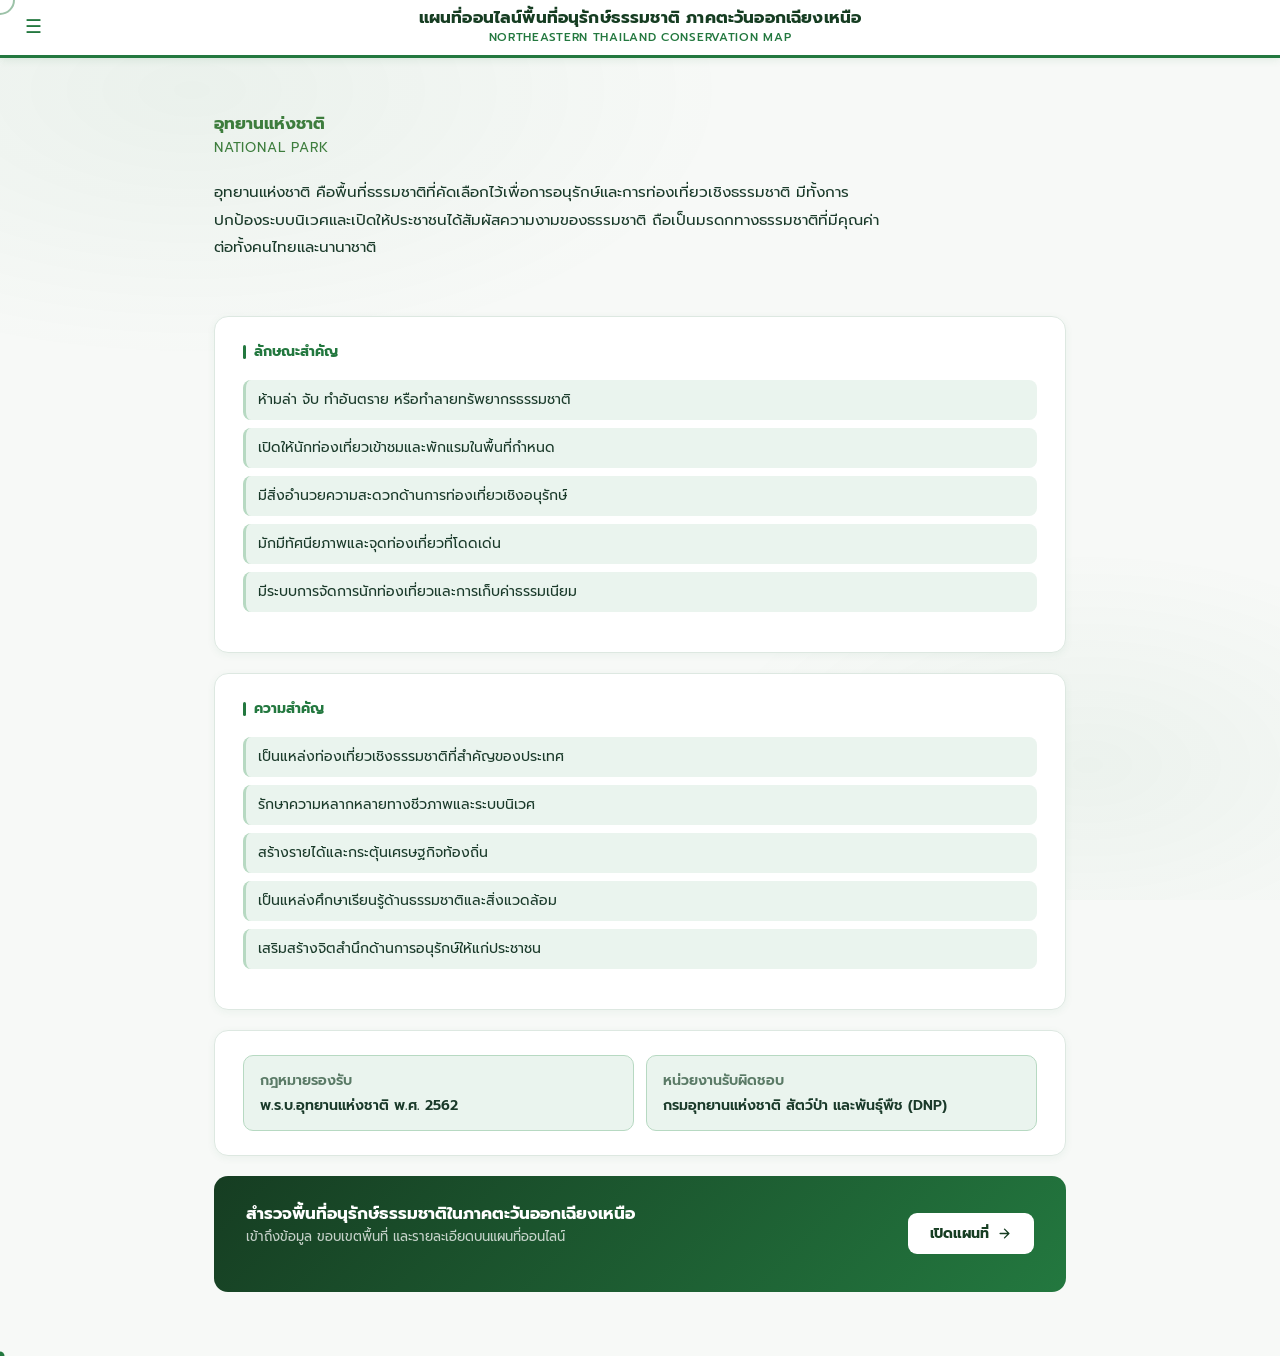
<file: np.html>
<!DOCTYPE html>
<html lang="th">
<head>
    <meta charset="UTF-8">
    <meta name="viewport" content="width=device-width, initial-scale=1.0">
    <title>พื้นที่อนุรักษ์ธรรมชาติ อุทยานแห่งชาติ</title>

    <link rel="stylesheet" href="https://cdnjs.cloudflare.com/ajax/libs/bootstrap/5.3.3/css/bootstrap.min.css"/>

    <link rel="stylesheet" href="css/area-page.css">
    
    <style>
        :root { --accent: #3d7d3d; }
        
        body, h1, h2, h3, h4, h5, h6, p, span, a, button, input, select, textarea, .btn, .offcanvas {
            font-family: 'Prompt', sans-serif !important;
        }
    </style>
    
    <script src="https://cdnjs.cloudflare.com/ajax/libs/bootstrap/5.3.3/js/bootstrap.bundle.min.js"></script>
</head>
<body>

<nav class="top-nav">
    <button id="hamburgerBtn" data-bs-toggle="offcanvas" data-bs-target="#menuSidebar"
    >
    ☰
</button>
    <div class="nav-center">
        <h1>แผนที่ออนไลน์พื้นที่อนุรักษ์ธรรมชาติ ภาคตะวันออกเฉียงเหนือ</h1>
        <span class="subtitle">Northeastern Thailand Conservation Map</span>
    </div>
</nav>

<div class="offcanvas offcanvas-start" tabindex="-1" id="menuSidebar" aria-labelledby="menuSidebarLabel">
  <div class="offcanvas-header">
    <h5 class="offcanvas-title" id="menuSidebarLabel">เมนูหลัก</h5>
    <button type="button" class="btn-close" data-bs-dismiss="offcanvas" aria-label="Close"></button>
  </div>
  <div class="offcanvas-body p-0">
    <nav class="menu-nav">
      <a href="index.html" class="menu-nav-item">
        <span class="menu-nav-icon">
          <svg xmlns="http://www.w3.org/2000/svg" width="18" height="18" viewBox="0 0 24 24" fill="none" stroke="currentColor" stroke-width="1.8" stroke-linecap="round" stroke-linejoin="round">
            <path d="M3 9.5L12 3l9 6.5V20a1 1 0 0 1-1 1H4a1 1 0 0 1-1-1V9.5z"/>
            <path d="M9 21V12h6v9"/>
          </svg>
        </span>
        <span class="menu-nav-label">หน้าแรก</span>
      </a>
      <a href="about.html" class="menu-nav-item" id="btnAboutMenu">
        <span class="menu-nav-icon">
          <svg xmlns="http://www.w3.org/2000/svg" width="18" height="18" viewBox="0 0 24 24" fill="none" stroke="currentColor" stroke-width="1.8" stroke-linecap="round" stroke-linejoin="round">
            <circle cx="12" cy="12" r="10"/>
            <line x1="12" y1="16" x2="12" y2="12"/>
            <line x1="12" y1="8" x2="12.01" y2="8"/>
          </svg>
        </span>
        <span class="menu-nav-label">เกี่ยวกับโครงการ</span>
      </a>
      <a href="https://forms.gle/3TouSNpYopC9CNzu6" target="_blank" class="menu-nav-item" id="btnFeedbackMenu">
        <span class="menu-nav-icon">
          <svg xmlns="http://www.w3.org/2000/svg" width="18" height="18" viewBox="0 0 24 24" fill="none" stroke="currentColor" stroke-width="1.8" stroke-linecap="round" stroke-linejoin="round">
            <path d="M21 15a2 2 0 0 1-2 2H7l-4 4V5a2 2 0 0 1 2-2h14a2 2 0 0 1 2 2z"/>
          </svg>
        </span>
        <span class="menu-nav-label">แจ้งปัญหา/เสนอแนะ</span>
      </a>
      <a href="https://drive.google.com/file/d/1bMHLKj2fK7b839IZilsnjYTLglBj0QMW/view?usp=sharing" target="_blank" class="menu-nav-item">
        <span class="menu-nav-icon">
          <svg xmlns="http://www.w3.org/2000/svg" width="18" height="18" viewBox="0 0 24 24" fill="none" stroke="currentColor" stroke-width="1.8" stroke-linecap="round" stroke-linejoin="round">
            <path d="M14 2H6a2 2 0 0 0-2 2v16a2 2 0 0 0 2 2h12a2 2 0 0 0 2-2V8z"/>
            <polyline points="14 2 14 8 20 8"/>
            <line x1="16" y1="13" x2="8" y2="13"/>
            <line x1="16" y1="17" x2="8" y2="17"/>
            <polyline points="10 9 9 9 8 9"/>
          </svg>
        </span>
        <span class="menu-nav-label">วิดีโอการใช้งาน</span>
      </a>
    </nav>
  </div>
</div>

<div class="hero">
    <h1><span>อุทยานแห่งชาติ</span></h1>
    <span class="en">National Park</span>
    <p class="hero-desc">อุทยานแห่งชาติ คือพื้นที่ธรรมชาติที่คัดเลือกไว้เพื่อการอนุรักษ์และการท่องเที่ยวเชิงธรรมชาติ มีทั้งการปกป้องระบบนิเวศและเปิดให้ประชาชนได้สัมผัสความงามของธรรมชาติ ถือเป็นมรดกทางธรรมชาติที่มีคุณค่าต่อทั้งคนไทยและนานาชาติ</p>
</div>

<div class="content">

    <div class="card">
        <div class="card-title">ลักษณะสำคัญ</div>
        <ul><li>ห้ามล่า จับ ทำอันตราย หรือทำลายทรัพยากรธรรมชาติ</li><li>เปิดให้นักท่องเที่ยวเข้าชมและพักแรมในพื้นที่กำหนด</li><li>มีสิ่งอำนวยความสะดวกด้านการท่องเที่ยวเชิงอนุรักษ์</li><li>มักมีทัศนียภาพและจุดท่องเที่ยวที่โดดเด่น</li><li>มีระบบการจัดการนักท่องเที่ยวและการเก็บค่าธรรมเนียม</li></ul>
    </div>

    <div class="card">
        <div class="card-title">ความสำคัญ</div>
        <ul><li>เป็นแหล่งท่องเที่ยวเชิงธรรมชาติที่สำคัญของประเทศ</li><li>รักษาความหลากหลายทางชีวภาพและระบบนิเวศ</li><li>สร้างรายได้และกระตุ้นเศรษฐกิจท้องถิ่น</li><li>เป็นแหล่งศึกษาเรียนรู้ด้านธรรมชาติและสิ่งแวดล้อม</li><li>เสริมสร้างจิตสำนึกด้านการอนุรักษ์ให้แก่ประชาชน</li></ul>
    </div>

    <div class="card">
        <div class="info-grid">
            <div class="info-item">
                <div class="label">กฎหมายรองรับ</div>
                <div class="value">พ.ร.บ.อุทยานแห่งชาติ พ.ศ. 2562</div>
            </div>
            <div class="info-item">
                <div class="label">หน่วยงานรับผิดชอบ</div>
                <div class="value">กรมอุทยานแห่งชาติ สัตว์ป่า และพันธุ์พืช (DNP)</div>
            </div>
        </div>
    </div>

    <div class="cta">
        <div class="cta-text">
            <h3>สำรวจพื้นที่อนุรักษ์ธรรมชาติในภาคตะวันออกเฉียงเหนือ</h3>
            <p>เข้าถึงข้อมูล ขอบเขตพื้นที่ และรายละเอียดบนแผนที่ออนไลน์</p>
        </div>
        <a href="map.html?type=np" class="cta-btn">
            เปิดแผนที่
            <svg width="15" height="15" viewBox="0 0 24 24" fill="none" stroke="currentColor" stroke-width="2.2" stroke-linecap="round" stroke-linejoin="round"><path d="M5 12h14M12 5l7 7-7 7"/></svg>
        </a>
    </div>

</div>

<div id="custom-cursor"></div>
<div id="custom-cursor-ring"></div>
<script>(function(){
    var cur=document.getElementById('custom-cursor'),ring=document.getElementById('custom-cursor-ring');
    var t=['#23783f','#2e9e52','#3ab560','#1a5c30','#4eca6b'],mx=0,my=0,rx=0,ry=0;
    document.addEventListener('mousemove',function(e){mx=e.clientX;my=e.clientY;cur.style.left=mx+'px';cur.style.top=my+'px';var d=document.createElement('div');d.className='cursor-trail';d.style.left=mx+'px';d.style.top=my+'px';d.style.background=t[Math.floor(Math.random()*t.length)];var s=(4+Math.random()*4)+'px';d.style.width=s;d.style.height=s;document.body.appendChild(d);setTimeout(function(){if(d.parentNode)d.parentNode.removeChild(d);},500);});
    (function loop(){rx+=(mx-rx)*.1;ry+=(my-ry)*.1;ring.style.left=rx+'px';ring.style.top=ry+'px';requestAnimationFrame(loop);})();
    document.addEventListener('mouseover',function(e){if(e.target.matches('button,a')){cur.style.width='15px';cur.style.height='15px';cur.style.background='#1a5c30';ring.style.width='42px';ring.style.height='42px';ring.style.borderColor='#1a5c30';ring.style.opacity='.3';}});
    document.addEventListener('mouseout',function(e){if(e.target.matches('button,a')){cur.style.width='9px';cur.style.height='9px';cur.style.background='#23783f';ring.style.width='30px';ring.style.height='30px';ring.style.borderColor='#23783f';ring.style.opacity='.45';}});
    document.addEventListener('click',function(e){for(var i=0;i<7;i++){(function(i){var b=document.createElement('div');b.className='cursor-trail';var a=(i/7)*Math.PI*2,dist=10+Math.random()*12;b.style.left=(e.clientX+Math.cos(a)*dist)+'px';b.style.top=(e.clientY+Math.sin(a)*dist)+'px';b.style.background=t[i%t.length];b.style.width='6px';b.style.height='6px';document.body.appendChild(b);setTimeout(function(){if(b.parentNode)b.parentNode.removeChild(b);},500);})(i);}});
})();</script>


<script>
// ให้คลิกที่หัวข้อ "เมนูหลัก" เพื่อปิดเมนูได้
document.addEventListener('DOMContentLoaded', function() {
    const menuTitle = document.getElementById('menuSidebarLabel');
    const menuSidebar = document.getElementById('menuSidebar');
    
    if (menuTitle && menuSidebar) {
        menuTitle.style.cursor = 'pointer';
        menuTitle.addEventListener('click', function() {
            const bsOffcanvas = bootstrap.Offcanvas.getInstance(menuSidebar);
            if (bsOffcanvas) {
                bsOffcanvas.hide();
            }
        });
    }
});
</script>

</body>
</html>
</file>
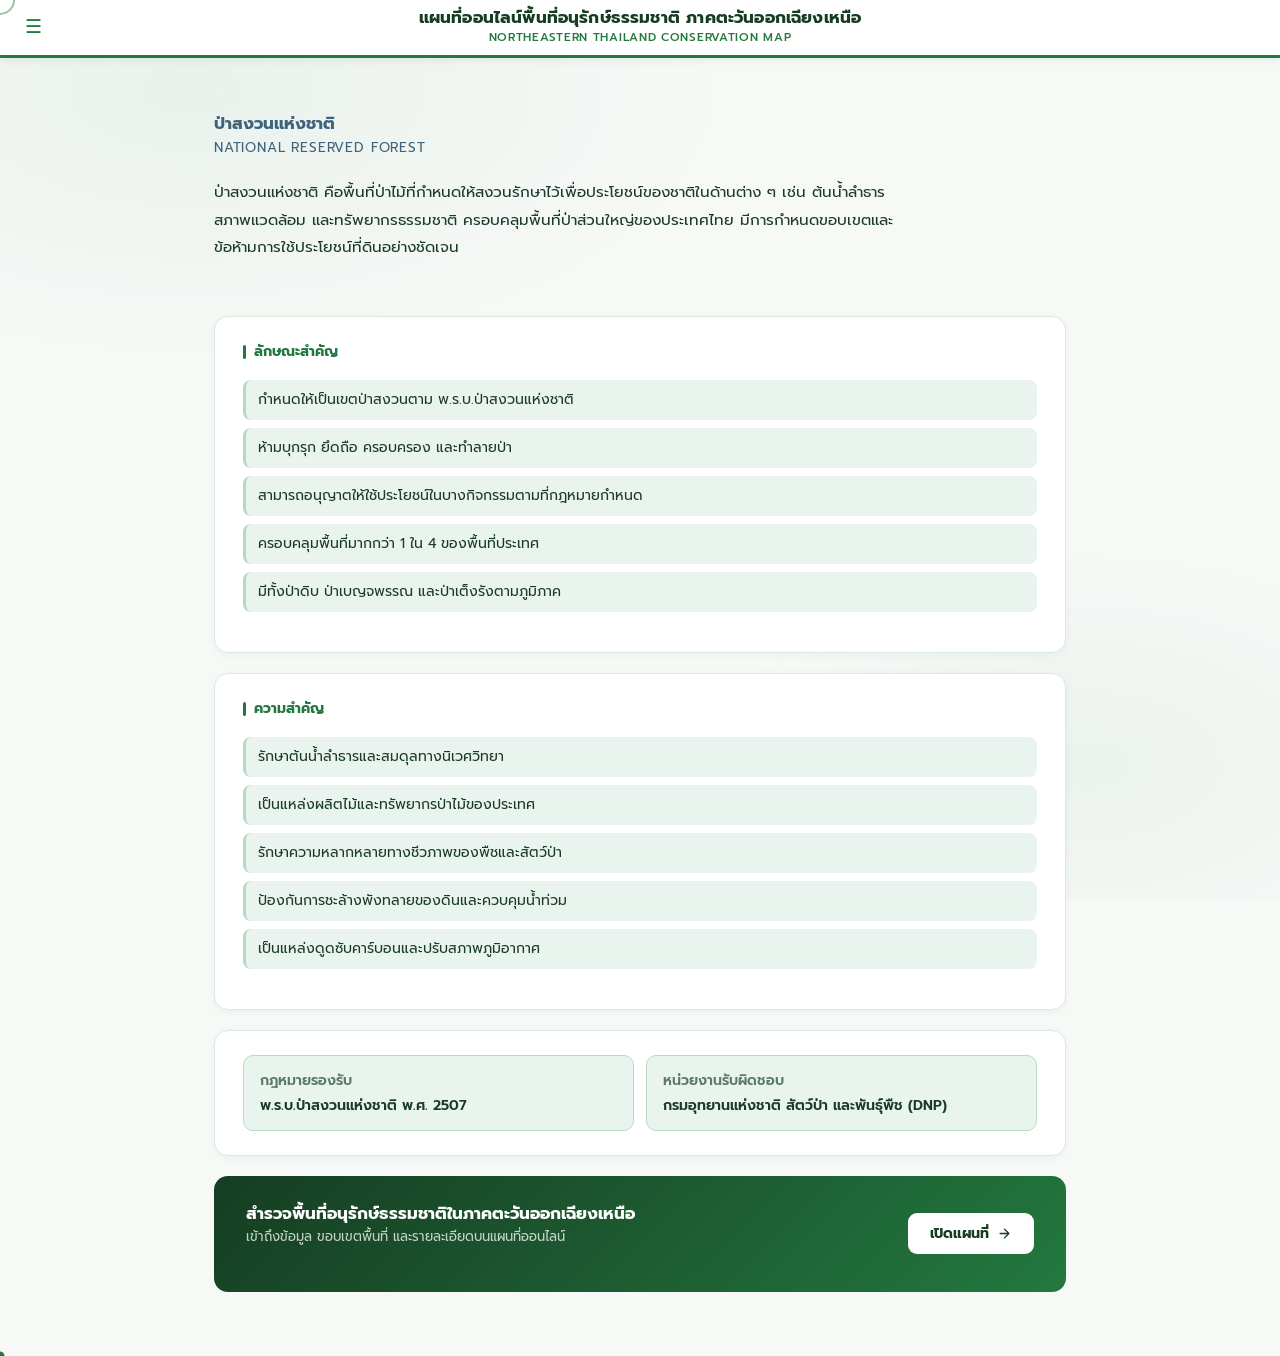
<file: nrf.html>
<!DOCTYPE html>
<html lang="th">
<head>
    <meta charset="UTF-8">
    <meta name="viewport" content="width=device-width, initial-scale=1.0">
    <title>พื้นที่อนุรักษ์ธรรมชาติ ป่าสงวนแห่งชาติ</title>

    <link rel="stylesheet" href="https://cdnjs.cloudflare.com/ajax/libs/bootstrap/5.3.3/css/bootstrap.min.css"/>

    <link rel="stylesheet" href="css/area-page.css">
    
    <style>
        :root { --accent: #3d637d; }
        
        body, h1, h2, h3, h4, h5, h6, p, span, a, button, input, select, textarea, .btn, .offcanvas {
            font-family: 'Prompt', sans-serif !important;
        }
    </style>
    
    <script src="https://cdnjs.cloudflare.com/ajax/libs/bootstrap/5.3.3/js/bootstrap.bundle.min.js"></script>
</head>
<body>

<nav class="top-nav">
    <button id="hamburgerBtn" data-bs-toggle="offcanvas" data-bs-target="#menuSidebar"
    >
    ☰
</button>
    <div class="nav-center">
        <h1>แผนที่ออนไลน์พื้นที่อนุรักษ์ธรรมชาติ ภาคตะวันออกเฉียงเหนือ</h1>
        <span class="subtitle">Northeastern Thailand Conservation Map</span>
    </div>
</nav>

<div class="offcanvas offcanvas-start" tabindex="-1" id="menuSidebar" aria-labelledby="menuSidebarLabel">
  <div class="offcanvas-header">
    <h5 class="offcanvas-title" id="menuSidebarLabel">เมนูหลัก</h5>
    <button type="button" class="btn-close" data-bs-dismiss="offcanvas" aria-label="Close"></button>
  </div>
  <div class="offcanvas-body p-0">
    <nav class="menu-nav">
      <a href="index.html" class="menu-nav-item">
        <span class="menu-nav-icon">
          <svg xmlns="http://www.w3.org/2000/svg" width="18" height="18" viewBox="0 0 24 24" fill="none" stroke="currentColor" stroke-width="1.8" stroke-linecap="round" stroke-linejoin="round">
            <path d="M3 9.5L12 3l9 6.5V20a1 1 0 0 1-1 1H4a1 1 0 0 1-1-1V9.5z"/>
            <path d="M9 21V12h6v9"/>
          </svg>
        </span>
        <span class="menu-nav-label">หน้าแรก</span>
      </a>
      <a href="about.html" class="menu-nav-item" id="btnAboutMenu">
        <span class="menu-nav-icon">
          <svg xmlns="http://www.w3.org/2000/svg" width="18" height="18" viewBox="0 0 24 24" fill="none" stroke="currentColor" stroke-width="1.8" stroke-linecap="round" stroke-linejoin="round">
            <circle cx="12" cy="12" r="10"/>
            <line x1="12" y1="16" x2="12" y2="12"/>
            <line x1="12" y1="8" x2="12.01" y2="8"/>
          </svg>
        </span>
        <span class="menu-nav-label">เกี่ยวกับโครงการ</span>
      </a>
      <a href="https://forms.gle/3TouSNpYopC9CNzu6" target="_blank" class="menu-nav-item" id="btnFeedbackMenu">
        <span class="menu-nav-icon">
          <svg xmlns="http://www.w3.org/2000/svg" width="18" height="18" viewBox="0 0 24 24" fill="none" stroke="currentColor" stroke-width="1.8" stroke-linecap="round" stroke-linejoin="round">
            <path d="M21 15a2 2 0 0 1-2 2H7l-4 4V5a2 2 0 0 1 2-2h14a2 2 0 0 1 2 2z"/>
          </svg>
        </span>
        <span class="menu-nav-label">แจ้งปัญหา/เสนอแนะ</span>
      </a>
      <a href="https://drive.google.com/file/d/1bMHLKj2fK7b839IZilsnjYTLglBj0QMW/view?usp=sharing" target="_blank" class="menu-nav-item">
        <span class="menu-nav-icon">
          <svg xmlns="http://www.w3.org/2000/svg" width="18" height="18" viewBox="0 0 24 24" fill="none" stroke="currentColor" stroke-width="1.8" stroke-linecap="round" stroke-linejoin="round">
            <path d="M14 2H6a2 2 0 0 0-2 2v16a2 2 0 0 0 2 2h12a2 2 0 0 0 2-2V8z"/>
            <polyline points="14 2 14 8 20 8"/>
            <line x1="16" y1="13" x2="8" y2="13"/>
            <line x1="16" y1="17" x2="8" y2="17"/>
            <polyline points="10 9 9 9 8 9"/>
          </svg>
        </span>
        <span class="menu-nav-label">วิดีโอการใช้งาน</span>
      </a>
    </nav>
  </div>
</div>

<div class="hero">    
    <h1><span>ป่าสงวนแห่งชาติ</span></h1>
    <span class="en">National Reserved Forest</span>
    <p class="hero-desc">ป่าสงวนแห่งชาติ คือพื้นที่ป่าไม้ที่กำหนดให้สงวนรักษาไว้เพื่อประโยชน์ของชาติในด้านต่าง ๆ เช่น ต้นน้ำลำธาร สภาพแวดล้อม และทรัพยากรธรรมชาติ ครอบคลุมพื้นที่ป่าส่วนใหญ่ของประเทศไทย มีการกำหนดขอบเขตและข้อห้ามการใช้ประโยชน์ที่ดินอย่างชัดเจน</p>
</div>

<div class="content">

    <div class="card">
        <div class="card-title">ลักษณะสำคัญ</div>
        <ul><li>กำหนดให้เป็นเขตป่าสงวนตาม พ.ร.บ.ป่าสงวนแห่งชาติ</li><li>ห้ามบุกรุก ยึดถือ ครอบครอง และทำลายป่า</li><li>สามารถอนุญาตให้ใช้ประโยชน์ในบางกิจกรรมตามที่กฎหมายกำหนด</li><li>ครอบคลุมพื้นที่มากกว่า 1 ใน 4 ของพื้นที่ประเทศ</li><li>มีทั้งป่าดิบ ป่าเบญจพรรณ และป่าเต็งรังตามภูมิภาค</li></ul>
    </div>

    <div class="card">
        <div class="card-title">ความสำคัญ</div>
        <ul><li>รักษาต้นน้ำลำธารและสมดุลทางนิเวศวิทยา</li><li>เป็นแหล่งผลิตไม้และทรัพยากรป่าไม้ของประเทศ</li><li>รักษาความหลากหลายทางชีวภาพของพืชและสัตว์ป่า</li><li>ป้องกันการชะล้างพังทลายของดินและควบคุมน้ำท่วม</li><li>เป็นแหล่งดูดซับคาร์บอนและปรับสภาพภูมิอากาศ</li></ul>
    </div>

    <div class="card">
        <div class="info-grid">
            <div class="info-item">
                <div class="label">กฎหมายรองรับ</div>
                <div class="value">พ.ร.บ.ป่าสงวนแห่งชาติ พ.ศ. 2507</div>
            </div>
            <div class="info-item">
                <div class="label">หน่วยงานรับผิดชอบ</div>
                <div class="value">กรมอุทยานแห่งชาติ สัตว์ป่า และพันธุ์พืช (DNP)</div>
            </div>
        </div>
    </div>

    <div class="cta">
        <div class="cta-text">
            <h3>สำรวจพื้นที่อนุรักษ์ธรรมชาติในภาคตะวันออกเฉียงเหนือ</h3>
            <p>เข้าถึงข้อมูล ขอบเขตพื้นที่ และรายละเอียดบนแผนที่ออนไลน์</p>
        </div>
        <a href="map.html?type=nrf" class="cta-btn">
            เปิดแผนที่
            <svg width="15" height="15" viewBox="0 0 24 24" fill="none" stroke="currentColor" stroke-width="2.2" stroke-linecap="round" stroke-linejoin="round"><path d="M5 12h14M12 5l7 7-7 7"/></svg>
        </a>
    </div>

</div>

<div id="custom-cursor"></div>
<div id="custom-cursor-ring"></div>
<script>(function(){
    var cur=document.getElementById('custom-cursor'),ring=document.getElementById('custom-cursor-ring');
    var t=['#23783f','#2e9e52','#3ab560','#1a5c30','#4eca6b'],mx=0,my=0,rx=0,ry=0;
    document.addEventListener('mousemove',function(e){mx=e.clientX;my=e.clientY;cur.style.left=mx+'px';cur.style.top=my+'px';var d=document.createElement('div');d.className='cursor-trail';d.style.left=mx+'px';d.style.top=my+'px';d.style.background=t[Math.floor(Math.random()*t.length)];var s=(4+Math.random()*4)+'px';d.style.width=s;d.style.height=s;document.body.appendChild(d);setTimeout(function(){if(d.parentNode)d.parentNode.removeChild(d);},500);});
    (function loop(){rx+=(mx-rx)*.1;ry+=(my-ry)*.1;ring.style.left=rx+'px';ring.style.top=ry+'px';requestAnimationFrame(loop);})();
    document.addEventListener('mouseover',function(e){if(e.target.matches('button,a')){cur.style.width='15px';cur.style.height='15px';cur.style.background='#1a5c30';ring.style.width='42px';ring.style.height='42px';ring.style.borderColor='#1a5c30';ring.style.opacity='.3';}});
    document.addEventListener('mouseout',function(e){if(e.target.matches('button,a')){cur.style.width='9px';cur.style.height='9px';cur.style.background='#23783f';ring.style.width='30px';ring.style.height='30px';ring.style.borderColor='#23783f';ring.style.opacity='.45';}});
    document.addEventListener('click',function(e){for(var i=0;i<7;i++){(function(i){var b=document.createElement('div');b.className='cursor-trail';var a=(i/7)*Math.PI*2,dist=10+Math.random()*12;b.style.left=(e.clientX+Math.cos(a)*dist)+'px';b.style.top=(e.clientY+Math.sin(a)*dist)+'px';b.style.background=t[i%t.length];b.style.width='6px';b.style.height='6px';document.body.appendChild(b);setTimeout(function(){if(b.parentNode)b.parentNode.removeChild(b);},500);})(i);}});
})();</script>


<script>
// ให้คลิกที่หัวข้อ "เมนูหลัก" เพื่อปิดเมนูได้
document.addEventListener('DOMContentLoaded', function() {
    const menuTitle = document.getElementById('menuSidebarLabel');
    const menuSidebar = document.getElementById('menuSidebar');
    
    if (menuTitle && menuSidebar) {
        menuTitle.style.cursor = 'pointer';
        menuTitle.addEventListener('click', function() {
            const bsOffcanvas = bootstrap.Offcanvas.getInstance(menuSidebar);
            if (bsOffcanvas) {
                bsOffcanvas.hide();
            }
        });
    }
});
</script>

</body>
</html>
</file>
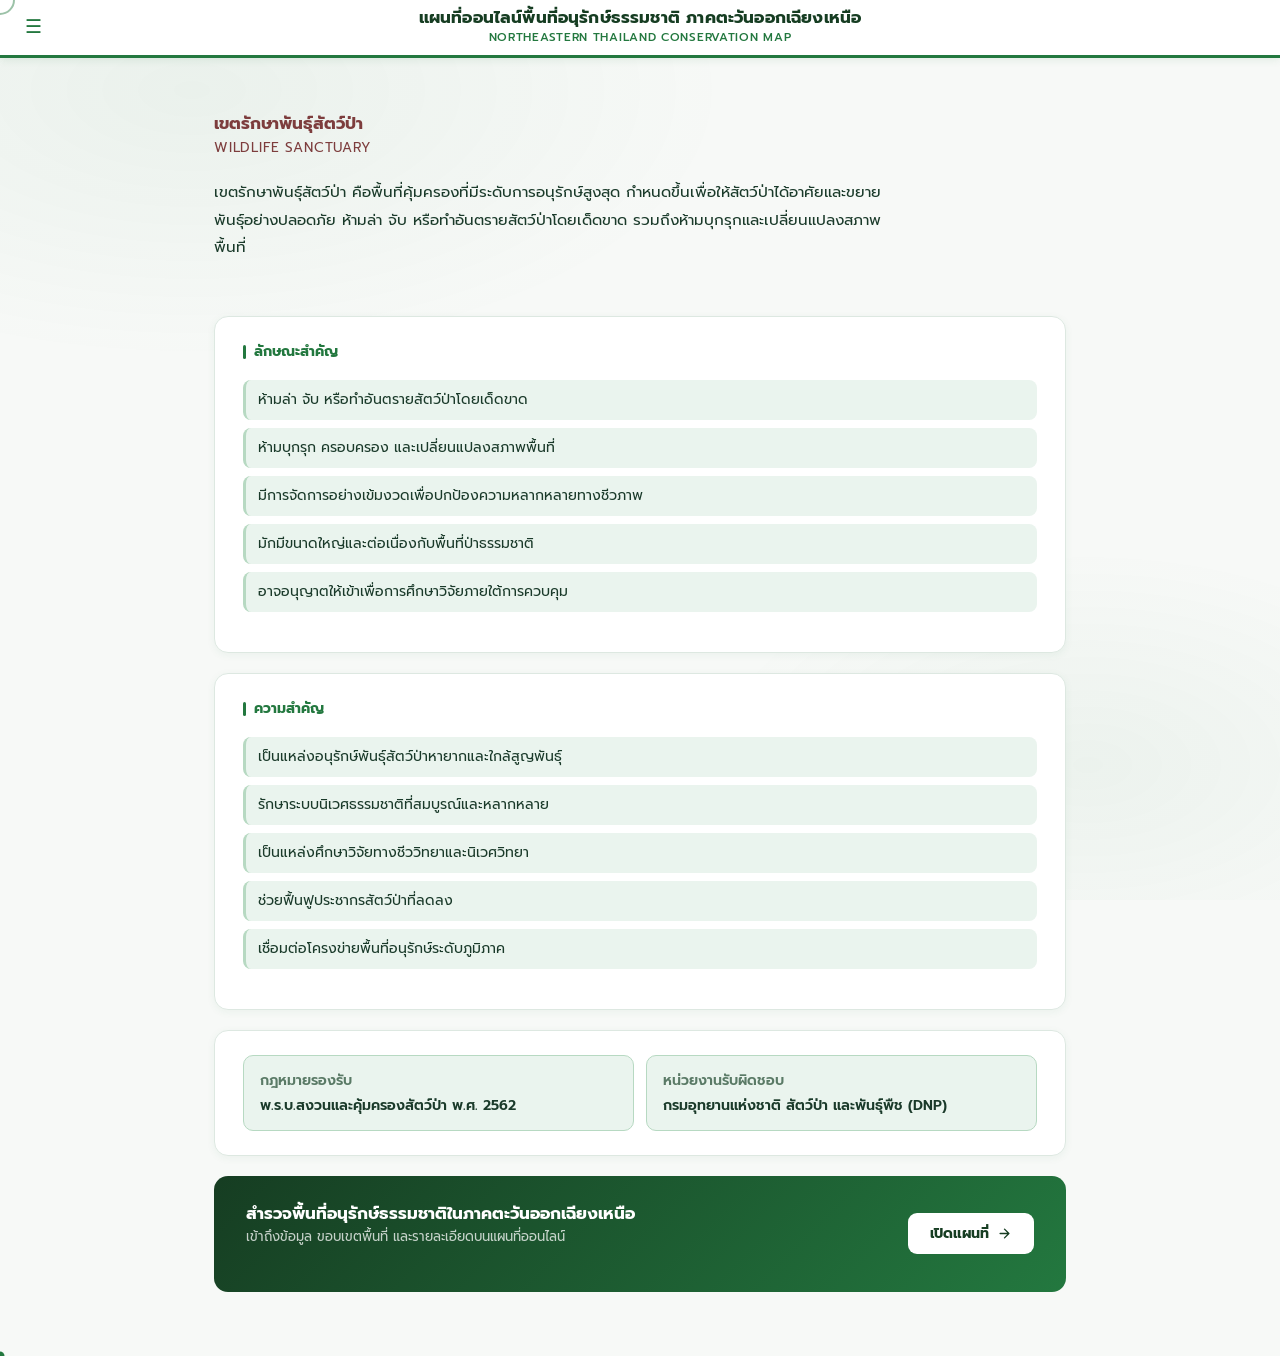
<file: ws.html>
<!DOCTYPE html>
<html lang="th">
<head>
    <meta charset="UTF-8">
    <meta name="viewport" content="width=device-width, initial-scale=1.0">
    <title>พื้นที่อนุรักษ์ธรรมชาติ เขตรักษาพันธุ์สัตว์ป่า</title>

    <link rel="stylesheet" href="https://cdnjs.cloudflare.com/ajax/libs/bootstrap/5.3.3/css/bootstrap.min.css"/>

    <link rel="stylesheet" href="css/area-page.css">
    
    <style>
        :root { --accent: #7d3d3d; }
        
        body, h1, h2, h3, h4, h5, h6, p, span, a, button, input, select, textarea, .btn, .offcanvas {
            font-family: 'Prompt', sans-serif !important;
        }
    </style>
    
    <script src="https://cdnjs.cloudflare.com/ajax/libs/bootstrap/5.3.3/js/bootstrap.bundle.min.js"></script>
</head>
<body>

<nav class="top-nav">
    <button id="hamburgerBtn" data-bs-toggle="offcanvas" data-bs-target="#menuSidebar"
    >
    ☰
</button>
    <div class="nav-center">
        <h1>แผนที่ออนไลน์พื้นที่อนุรักษ์ธรรมชาติ ภาคตะวันออกเฉียงเหนือ</h1>
        <span class="subtitle">Northeastern Thailand Conservation Map</span>
    </div>
</nav>

<div class="offcanvas offcanvas-start" tabindex="-1" id="menuSidebar" aria-labelledby="menuSidebarLabel">
  <div class="offcanvas-header">
    <h5 class="offcanvas-title" id="menuSidebarLabel">เมนูหลัก</h5>
    <button type="button" class="btn-close" data-bs-dismiss="offcanvas" aria-label="Close"></button>
  </div>
  <div class="offcanvas-body p-0">
    <nav class="menu-nav">
      <a href="index.html" class="menu-nav-item">
        <span class="menu-nav-icon">
          <svg xmlns="http://www.w3.org/2000/svg" width="18" height="18" viewBox="0 0 24 24" fill="none" stroke="currentColor" stroke-width="1.8" stroke-linecap="round" stroke-linejoin="round">
            <path d="M3 9.5L12 3l9 6.5V20a1 1 0 0 1-1 1H4a1 1 0 0 1-1-1V9.5z"/>
            <path d="M9 21V12h6v9"/>
          </svg>
        </span>
        <span class="menu-nav-label">หน้าแรก</span>
      </a>
      <a href="about.html" class="menu-nav-item" id="btnAboutMenu">
        <span class="menu-nav-icon">
          <svg xmlns="http://www.w3.org/2000/svg" width="18" height="18" viewBox="0 0 24 24" fill="none" stroke="currentColor" stroke-width="1.8" stroke-linecap="round" stroke-linejoin="round">
            <circle cx="12" cy="12" r="10"/>
            <line x1="12" y1="16" x2="12" y2="12"/>
            <line x1="12" y1="8" x2="12.01" y2="8"/>
          </svg>
        </span>
        <span class="menu-nav-label">เกี่ยวกับโครงการ</span>
      </a>
      <a href="https://forms.gle/3TouSNpYopC9CNzu6" target="_blank" class="menu-nav-item" id="btnFeedbackMenu">
        <span class="menu-nav-icon">
          <svg xmlns="http://www.w3.org/2000/svg" width="18" height="18" viewBox="0 0 24 24" fill="none" stroke="currentColor" stroke-width="1.8" stroke-linecap="round" stroke-linejoin="round">
            <path d="M21 15a2 2 0 0 1-2 2H7l-4 4V5a2 2 0 0 1 2-2h14a2 2 0 0 1 2 2z"/>
          </svg>
        </span>
        <span class="menu-nav-label">แจ้งปัญหา/เสนอแนะ</span>
      </a>
      <a href="https://drive.google.com/file/d/1bMHLKj2fK7b839IZilsnjYTLglBj0QMW/view?usp=sharing" target="_blank" class="menu-nav-item">
        <span class="menu-nav-icon">
          <svg xmlns="http://www.w3.org/2000/svg" width="18" height="18" viewBox="0 0 24 24" fill="none" stroke="currentColor" stroke-width="1.8" stroke-linecap="round" stroke-linejoin="round">
            <path d="M14 2H6a2 2 0 0 0-2 2v16a2 2 0 0 0 2 2h12a2 2 0 0 0 2-2V8z"/>
            <polyline points="14 2 14 8 20 8"/>
            <line x1="16" y1="13" x2="8" y2="13"/>
            <line x1="16" y1="17" x2="8" y2="17"/>
            <polyline points="10 9 9 9 8 9"/>
          </svg>
        </span>
        <span class="menu-nav-label">วิดีโอการใช้งาน</span>
      </a>
    </nav>
  </div>
</div>

<div class="hero">
    <h1><span>เขตรักษาพันธุ์สัตว์ป่า</span></h1>
    <span class="en">Wildlife Sanctuary</span>
    <p class="hero-desc">เขตรักษาพันธุ์สัตว์ป่า คือพื้นที่คุ้มครองที่มีระดับการอนุรักษ์สูงสุด กำหนดขึ้นเพื่อให้สัตว์ป่าได้อาศัยและขยายพันธุ์อย่างปลอดภัย ห้ามล่า จับ หรือทำอันตรายสัตว์ป่าโดยเด็ดขาด รวมถึงห้ามบุกรุกและเปลี่ยนแปลงสภาพพื้นที่</p>
</div>

<div class="content">

    <div class="card">
        <div class="card-title">ลักษณะสำคัญ</div>
        <ul><li>ห้ามล่า จับ หรือทำอันตรายสัตว์ป่าโดยเด็ดขาด</li><li>ห้ามบุกรุก ครอบครอง และเปลี่ยนแปลงสภาพพื้นที่</li><li>มีการจัดการอย่างเข้มงวดเพื่อปกป้องความหลากหลายทางชีวภาพ</li><li>มักมีขนาดใหญ่และต่อเนื่องกับพื้นที่ป่าธรรมชาติ</li><li>อาจอนุญาตให้เข้าเพื่อการศึกษาวิจัยภายใต้การควบคุม</li></ul>
    </div>

    <div class="card">
        <div class="card-title">ความสำคัญ</div>
        <ul><li>เป็นแหล่งอนุรักษ์พันธุ์สัตว์ป่าหายากและใกล้สูญพันธุ์</li><li>รักษาระบบนิเวศธรรมชาติที่สมบูรณ์และหลากหลาย</li><li>เป็นแหล่งศึกษาวิจัยทางชีววิทยาและนิเวศวิทยา</li><li>ช่วยฟื้นฟูประชากรสัตว์ป่าที่ลดลง</li><li>เชื่อมต่อโครงข่ายพื้นที่อนุรักษ์ระดับภูมิภาค</li></ul>
    </div>

    <div class="card">
        <div class="info-grid">
            <div class="info-item">
                <div class="label">กฎหมายรองรับ</div>
                <div class="value">พ.ร.บ.สงวนและคุ้มครองสัตว์ป่า พ.ศ. 2562</div>
            </div>
            <div class="info-item">
                <div class="label">หน่วยงานรับผิดชอบ</div>
                <div class="value">กรมอุทยานแห่งชาติ สัตว์ป่า และพันธุ์พืช (DNP)</div>
            </div>
        </div>
    </div>

    <div class="cta">
        <div class="cta-text">
            <h3>สำรวจพื้นที่อนุรักษ์ธรรมชาติในภาคตะวันออกเฉียงเหนือ</h3>
            <p>เข้าถึงข้อมูล ขอบเขตพื้นที่ และรายละเอียดบนแผนที่ออนไลน์</p>
        </div>
        <a href="map.html?type=ws" class="cta-btn">
            เปิดแผนที่
            <svg width="15" height="15" viewBox="0 0 24 24" fill="none" stroke="currentColor" stroke-width="2.2" stroke-linecap="round" stroke-linejoin="round"><path d="M5 12h14M12 5l7 7-7 7"/></svg>
        </a>
    </div>

</div>

<div id="custom-cursor"></div>
<div id="custom-cursor-ring"></div>
<script>(function(){
    var cur=document.getElementById('custom-cursor'),ring=document.getElementById('custom-cursor-ring');
    var t=['#23783f','#2e9e52','#3ab560','#1a5c30','#4eca6b'],mx=0,my=0,rx=0,ry=0;
    document.addEventListener('mousemove',function(e){mx=e.clientX;my=e.clientY;cur.style.left=mx+'px';cur.style.top=my+'px';var d=document.createElement('div');d.className='cursor-trail';d.style.left=mx+'px';d.style.top=my+'px';d.style.background=t[Math.floor(Math.random()*t.length)];var s=(4+Math.random()*4)+'px';d.style.width=s;d.style.height=s;document.body.appendChild(d);setTimeout(function(){if(d.parentNode)d.parentNode.removeChild(d);},500);});
    (function loop(){rx+=(mx-rx)*.1;ry+=(my-ry)*.1;ring.style.left=rx+'px';ring.style.top=ry+'px';requestAnimationFrame(loop);})();
    document.addEventListener('mouseover',function(e){if(e.target.matches('button,a')){cur.style.width='15px';cur.style.height='15px';cur.style.background='#1a5c30';ring.style.width='42px';ring.style.height='42px';ring.style.borderColor='#1a5c30';ring.style.opacity='.3';}});
    document.addEventListener('mouseout',function(e){if(e.target.matches('button,a')){cur.style.width='9px';cur.style.height='9px';cur.style.background='#23783f';ring.style.width='30px';ring.style.height='30px';ring.style.borderColor='#23783f';ring.style.opacity='.45';}});
    document.addEventListener('click',function(e){for(var i=0;i<7;i++){(function(i){var b=document.createElement('div');b.className='cursor-trail';var a=(i/7)*Math.PI*2,dist=10+Math.random()*12;b.style.left=(e.clientX+Math.cos(a)*dist)+'px';b.style.top=(e.clientY+Math.sin(a)*dist)+'px';b.style.background=t[i%t.length];b.style.width='6px';b.style.height='6px';document.body.appendChild(b);setTimeout(function(){if(b.parentNode)b.parentNode.removeChild(b);},500);})(i);}});
})();</script>


<script>
// ให้คลิกที่หัวข้อ "เมนูหลัก" เพื่อปิดเมนูได้
document.addEventListener('DOMContentLoaded', function() {
    const menuTitle = document.getElementById('menuSidebarLabel');
    const menuSidebar = document.getElementById('menuSidebar');
    
    if (menuTitle && menuSidebar) {
        menuTitle.style.cursor = 'pointer';
        menuTitle.addEventListener('click', function() {
            const bsOffcanvas = bootstrap.Offcanvas.getInstance(menuSidebar);
            if (bsOffcanvas) {
                bsOffcanvas.hide();
            }
        });
    }
});
</script>

</body>
</html>
</file>
<file: css/homepage.css>
/* ── homepage.css ── */
@import url('https://fonts.googleapis.com/css2?family=Prompt:wght@300;400;500;600;700&display=swap');

:root {
    --green:       #23783f;
    --green-dark:  #1a5c30;
    --green-deep:  #163d22;
    --green-light: #eaf4ee;
    --green-mid:   #b7d9c2;
    --cream:       #f7f9f7;
    --white:       #ffffff;
    --text:        #1a3a2a;
    --text-muted:  #5a7a66;
}

*, *::before, *::after { box-sizing: border-box; margin: 0; padding: 0; }

html, body {
    height: 100%;
    font-family: 'Prompt', sans-serif;
    background: var(--cream);
    color: var(--text);
    overflow-x: hidden;
}

/* ── Background pattern ── */
body::before {
    content: '';
    position: fixed;
    inset: 0;
    background:
        radial-gradient(ellipse 80% 60% at 20% 10%, rgba(35,120,63,0.07) 0%, transparent 60%),
        radial-gradient(ellipse 60% 50% at 80% 90%, rgba(35,120,63,0.06) 0%, transparent 60%);
    pointer-events: none;
    z-index: 0;
}

/* ── Layout ── */
.page {
    min-height: 100vh;
    display: flex;
    flex-direction: column;
    align-items: center;
    justify-content: center;
    padding: 40px 20px;
    position: relative;
    z-index: 1;
    gap: 48px;
}

/* ── Hero ── */
.hero {
    text-align: center;
    max-width: 640px;
}

.hero-badge {
    display: inline-flex;
    align-items: center;
    gap: 6px;
    background: var(--green-light);
    color: var(--green-dark);
    font-size: 0.75rem;
    font-weight: 600;
    letter-spacing: 0.08em;
    text-transform: uppercase;
    padding: 5px 14px;
    border-radius: 100px;
    border: 1px solid var(--green-mid);
    margin-bottom: 20px;
}

.hero-badge svg { flex-shrink: 0; }

.hero h1 {
    font-size: clamp(1.6rem, 4vw, 2.4rem);
    font-weight: 700;
    line-height: 1.25;
    color: var(--green-deep);
    margin-bottom: 8px;
    letter-spacing: -0.01em;
}

.hero h1 span {
    color: var(--green);
}

.hero p {
    font-size: 0.9rem;
    color: var(--text-muted);
    font-weight: 400;
    letter-spacing: 0.05em;
    text-transform: uppercase;
    margin-bottom: 32px;
}

/* ── Enter button ── */
.btn-enter {
    display: inline-flex;
    align-items: center;
    gap: 10px;
    background: var(--green);
    color: #fff;
    text-decoration: none;
    font-size: 0.95rem;
    font-weight: 600;
    padding: 13px 32px;
    border-radius: 10px;
    border: none;
    cursor: pointer;
    box-shadow: 0 4px 16px rgba(35,120,63,0.3);
    transition: all 0.2s ease;
    letter-spacing: 0.02em;
}
.btn-enter:hover {
    background: var(--green-dark);
    box-shadow: 0 6px 24px rgba(35,120,63,0.4);
    transform: translateY(-2px);
    color: #fff;
    text-decoration: none;
}
.btn-enter:active { transform: translateY(0); }
.btn-enter svg { transition: transform 0.2s; }
.btn-enter:hover svg { transform: translateX(3px); }

/* ── Divider ── */
.divider {
    display: flex;
    align-items: center;
    gap: 14px;
    color: var(--text-muted);
    font-size: 0.78rem;
    width: 100%;
    max-width: 640px;
}
.divider::before, .divider::after {
    content: '';
    flex: 1;
    height: 1px;
    background: var(--green-mid);
    opacity: 0.6;
}

/* ── Area cards ── */
.areas {
    width: 100%;
    max-width: 820px;
}

.areas-title {
    text-align: center;
    font-size: 0.8rem;
    color: var(--text-muted);
    font-weight: 500;
    letter-spacing: 0.06em;
    text-transform: uppercase;
    margin-bottom: 18px;
}

.areas-grid {
    display: grid;
    grid-template-columns: repeat(5, 1fr);
    gap: 12px;
}

.area-card {
    background: var(--white);
    border: 1.5px solid var(--green-mid);
    border-radius: 12px;
    padding: 20px 12px 16px;
    text-align: center;
    text-decoration: none;
    color: var(--text);
    display: flex;
    flex-direction: column;
    align-items: center;
    gap: 10px;
    transition: all 0.2s ease;
    cursor: pointer;
    box-shadow: 0 2px 8px rgba(35,120,63,0.06);
}
.area-card:hover {
    border-color: var(--green);
    box-shadow: 0 6px 20px rgba(35,120,63,0.15);
    transform: translateY(-3px);
    color: var(--text);
    text-decoration: none;
}
.area-card:active { transform: translateY(0); }

.area-icon {
    width: 44px;
    height: 44px;
    border-radius: 10px;
    display: flex;
    align-items: center;
    justify-content: center;
    flex-shrink: 0;
}

.area-card-name {
    font-size: 0.78rem;
    font-weight: 600;
    line-height: 1.4;
    color: var(--text);
}

.area-card-en {
    font-size: 0.65rem;
    color: var(--text-muted);
    font-weight: 400;
    line-height: 1.3;
}

/* icon colors per type */
.icon-nrf  { background: rgba(61,99,125,0.1);  }
.icon-ws   { background: rgba(125,61,61,0.1);  }
.icon-nha  { background: rgba(125,91,61,0.1);  }
.icon-np   { background: rgba(61,125,61,0.1);  }
.icon-fp   { background: rgba(119,61,125,0.1); }

/* ── Footer ── */
.footer {
    position: absolute;
    bottom: 18px;
    left: 0; right: 0;
    text-align: center;
    font-size: 0.7rem;
    color: var(--text-muted);
    opacity: 0.7;
    letter-spacing: 0.04em;
}

/* ── Fade-in animation ── */
@keyframes fadeUp {
    from { opacity: 0; transform: translateY(18px); }
    to   { opacity: 1; transform: translateY(0); }
}
.hero     { animation: fadeUp 0.55s ease both; }
.divider  { animation: fadeUp 0.55s 0.1s ease both; }
.areas    { animation: fadeUp 0.55s 0.18s ease both; }

/* ── Responsive ── */
@media (max-width: 640px) {
    .areas-grid { grid-template-columns: repeat(3, 1fr); }
    .area-card  { padding: 16px 8px 12px; }
}
@media (max-width: 400px) {
    .areas-grid { grid-template-columns: repeat(2, 1fr); }
}

/* ── Custom Cursor ── */
#custom-cursor {
    position: fixed; width: 9px; height: 9px;
    background: #23783f; border-radius: 50%;
    pointer-events: none; z-index: 99999;
    transform: translate(-50%,-50%);
    transition: width .15s, height .15s, background .15s;
}
#custom-cursor-ring {
    position: fixed; width: 30px; height: 30px;
    border: 2px solid #23783f; border-radius: 50%;
    pointer-events: none; z-index: 99998;
    transform: translate(-50%,-50%); opacity: 0.45;
    transition: width .2s, height .2s, border-color .2s, opacity .2s;
}
.cursor-trail {
    position: fixed; border-radius: 50%;
    pointer-events: none; z-index: 99997;
    transform: translate(-50%,-50%);
    animation: trailFade 0.5s ease forwards;
}
@keyframes trailFade {
    0%   { opacity: 0.5; transform: translate(-50%,-50%) scale(1); }
    100% { opacity: 0;   transform: translate(-50%,-50%) scale(0.1); }
}

/* ── Notice button + popup (moved from index.html <style>) ── */
.notice-btn{
    position: fixed;
    top: 16px;
    left: 16px;
    width: 30px;
    height: 30px;
    border-radius: 50%;
    background: #d9362c;
    color: #fff;
    border: none;
    display: flex;
    align-items: center;
    justify-content: center;
    font-size: 15px;
    font-weight: 700;
    font-family: inherit;
    cursor: pointer;
    box-shadow: 0 2px 8px rgba(0,0,0,0.25);
    z-index: 1000;
    transition: transform 0.15s ease, box-shadow 0.15s ease;
}
.notice-btn:hover{
    transform: scale(1.08);
    box-shadow: 0 3px 10px rgba(0,0,0,0.35);
}
.notice-overlay{
    position: fixed;
    inset: 0;
    background: rgba(0,0,0,0.45);
    display: none;
    align-items: center;
    justify-content: center;
    z-index: 1001;
    padding: 20px;
}
.notice-overlay.show{
    display: flex;
}
.notice-box{
    background: #fff;
    border-radius: 12px;
    max-width: 420px;
    width: 100%;
    padding: 22px 24px;
    box-shadow: 0 10px 40px rgba(0,0,0,0.3);
    position: relative;
    font-family: inherit;
}
.notice-box-title{
    display: flex;
    align-items: center;
    gap: 8px;
    color: #d9362c;
    font-weight: 700;
    font-size: 15px;
    margin-bottom: 10px;
}
.notice-box-title span.dot{
    width: 22px;
    height: 22px;
    border-radius: 50%;
    background: #d9362c;
    color: #fff;
    display: flex;
    align-items: center;
    justify-content: center;
    font-size: 13px;
    flex-shrink: 0;
}
.notice-box p{
    font-size: 14px;
    line-height: 1.7;
    color: #333;
    white-space: pre-line;
    margin: 0;
}
.notice-close{
    position: absolute;
    top: 10px;
    right: 12px;
    background: none;
    border: none;
    font-size: 18px;
    line-height: 1;
    color: #999;
    cursor: pointer;
}
.notice-close:hover{
    color: #333;
}
</file>
<file: css/about.css>
/* ── about.css ── */
@import url('https://fonts.googleapis.com/css2?family=Prompt:wght@300;400;500;600;700&display=swap');

:root {
    --green:       #23783f;
    --green-dark:  #1a5c30;
    --green-deep:  #163d22;
    --green-light: #eaf4ee;
    --green-mid:   #b7d9c2;
    --cream:       #f7f9f7;
    --white:       #ffffff;
    --text:        #1a3a2a;
    --text-muted:  #5a7a66;
    --border:      #dde8e1;
}

*, *::before, *::after { box-sizing: border-box; margin: 0; padding: 0; }

html, body {
    min-height: 100vh;
    font-family: 'Prompt', sans-serif;
    background: var(--cream);
    color: var(--text);
    overflow-x: hidden;
}

body::before {
    content: '';
    position: fixed;
    inset: 0;
    background:
        radial-gradient(ellipse 70% 50% at 15% 10%, rgba(35,120,63,.06) 0%, transparent 60%),
        radial-gradient(ellipse 50% 40% at 85% 85%, rgba(35,120,63,.05) 0%, transparent 60%);
    pointer-events: none;
    z-index: 0;
}

/* ── Nav ── */
.top-nav {
    position: sticky; top: 0; z-index: 100;
    background: var(--white);
    border-bottom: 3px solid var(--green);
    padding: 8px 20px;
    display: flex; align-items: center; justify-content: center;
    box-shadow: 0 2px 8px rgba(35,120,63,0.1);
    position: relative;
}

.nav-back {
    position: absolute; left: 16px;
    display: inline-flex; align-items: center; gap: 6px;
    background: transparent; border: none;
    color: var(--green); font-family: 'Prompt', sans-serif;
    font-size: 0.82rem; font-weight: 500;
    cursor: pointer; padding: 6px 10px;
    border-radius: 7px; transition: background 0.16s;
    text-decoration: none;
}
.nav-back:hover { background: var(--green-light); }
.nav-back svg { flex-shrink: 0; }

.nav-center { text-align: center; }
.nav-center h1 {
    margin: 0;
    font-size: 1.05rem;
    font-weight: 700;
    color: #163d22;
    letter-spacing: 0.01em;
    font-family: 'Prompt', sans-serif;
}
.nav-center .subtitle {
    display: block;
    font-size: 0.73rem;
    color: var(--green);
    font-weight: 500;
    letter-spacing: 0.06em;
    text-transform: uppercase;
    margin-top: 1px;
    font-family: 'Prompt', sans-serif;
}


/* ── Content ── */
.content {
    max-width: 900px; margin: 0 auto;
    padding: 0 24px 72px;
    position: relative; z-index: 1;
    display: grid; gap: 20px;
}

/* ── Hero ── */
.hero {
    position: relative; z-index: 1;
    padding: 24px 24px 16px;
    max-width: 900px; margin: 0 auto;
}
 
.hero-badge {
    display: inline-flex; align-items: center; gap: 6px;
    background: var(--green-light); color: var(--green-dark);
    font-size: .72rem; font-weight: 600;
    letter-spacing: .08em; text-transform: uppercase;
    padding: 5px 14px; border-radius: 100px;
    border: 1px solid var(--green-mid); margin-bottom: 18px;
}
 
.hero h1 {
    font-size: 1.05rem;
    font-weight: 700; color: var(--green-deep);
    line-height: 1.3; margin-bottom: 6px;
}
.hero h1 span { color: var(--green); }
 

/* ── Hero meta (วันที่ + รายวิชา) ── */
.hero-meta {
    display: flex;
    flex-wrap: wrap;
    align-items: center;
    gap: 8px;
    margin-top: 14px;
}
.hero-meta-item {
    display: inline-flex;
    align-items: center;
    gap: 5px;
    font-size: 0.78rem;
    color: var(--text-muted);
    background: var(--green-light);
    border: 1px solid var(--green-mid);
    border-radius: 100px;
    padding: 4px 12px;
    font-weight: 500;
}
.hero-meta-item svg { flex-shrink: 0; opacity: 0.7; }
.hero-meta-sep { color: var(--green-mid); font-size: 0.85rem; }

/* ── Hero note (หมายเหตุเวอร์ชัน) ── */
.hero-note {
    display: flex;
    align-items: flex-start;
    gap: 7px;
    margin-top: 12px;
    font-size: 0.78rem;
    color: var(--text-muted);
    background: #fffbf0;
    border: 1px solid #e8d9a0;
    border-radius: 9px;
    padding: 9px 14px;
    line-height: 1.6;
    max-width: 680px;
}
.hero-note svg { flex-shrink: 0; margin-top: 2px; opacity: 0.6; stroke: #b89a30; }

.hero .subtitle-en {
    display: block; font-size: 0.73rem; color: var(--text-muted);
    font-weight: 400; letter-spacing: .06em;
    text-transform: uppercase; margin-bottom: 16px;
}

/* ── Card ── */
.card {
    background: var(--white);
    border: 1px solid var(--border);
    border-radius: 14px; padding: 24px 28px;
    box-shadow: 0 2px 8px rgba(35,120,63,.06);
    transition: box-shadow .16s;
}
.card:hover { box-shadow: 0 6px 20px rgba(35,120,63,.1); }

.card-title {
    font-size: .88rem; font-weight: 700;
    letter-spacing: 0; text-transform: uppercase;
    color: var(--green); margin-bottom: 16px;
    display: flex; align-items: center; gap: 8px;
}
.card-title::before {
    content: ''; width: 3px; height: 14px;
    background: var(--green); border-radius: 2px;
    display: inline-block; flex-shrink: 0;
}

/* ── ผู้จัดทำ ── */
.author-block {
    display: flex; align-items: flex-start; gap: 16px;
}
.author-avatar {
    width: 48px; height: 48px; border-radius: 12px;
    background: var(--green-light);
    border: 1.5px solid var(--green-mid);
    display: flex; align-items: center; justify-content: center;
    flex-shrink: 0;
}
.author-name {
    font-size: .95rem; font-weight: 600;
    color: var(--text); margin-bottom: 4px;
}
.author-detail {
    font-size: .85rem; color: var(--text-muted);
    line-height: 1.6;
}

/* ── ข้อมูลติดต่อ ── */
.contact-row {
    display: flex; align-items: center; gap: 10px;
    font-size: .88rem; color: var(--text);
}
.contact-row a {
    color: var(--green-dark); font-weight: 500;
    text-decoration: none; border-bottom: 1px solid var(--green-mid);
    transition: color .14s, border-color .14s;
}
.contact-row a:hover { color: var(--green); border-color: var(--green); }

/* ── คำอธิบาย ── */
.desc-text {
    font-size: .9rem; line-height: 1.9;
    color: var(--text); margin-bottom: 14px;
}
.desc-text:last-child { margin-bottom: 0; }

.sub-title {
    font-size: .88rem; font-weight: 700;
    color: var(--green-dark); margin: 20px 0 12px;
    display: flex; align-items: center; gap: 8px;
}
.sub-title::before {
    content: ''; width: 3px; height: 12px;
    background: var(--green-mid); border-radius: 2px;
    display: inline-block;
}

/* ── วัตถุประสงค์ ── */
.objective-list {
    list-style: none; padding: 0;
    display: grid; gap: 10px;
}
.objective-list li {
    font-size: .88rem; line-height: 1.75;
    color: var(--text); padding: 10px 14px;
    background: var(--green-light);
    border-radius: 9px;
    border-left: 3px solid var(--green-mid);
    display: flex; gap: 10px; align-items: flex-start;
}
.obj-num {
    font-size: .75rem; font-weight: 700;
    color: var(--green); background: var(--white);
    border: 1px solid var(--green-mid);
    border-radius: 6px; padding: 1px 7px;
    flex-shrink: 0; margin-top: 1px; letter-spacing: 0;
}

/* ── แหล่งอ้างอิง ── */
.ref-list {
    list-style: none; padding: 0;
    display: grid; gap: 10px;
}
.ref-list li {
    font-size: .87rem; line-height: 1.75;
    color: var(--text); padding: 10px 14px;
    border-radius: 9px; border: 1px solid var(--border);
    background: var(--cream);
    display: flex; gap: 10px; align-items: flex-start;
}
.ref-dot {
    width: 6px; height: 6px; border-radius: 50%;
    background: var(--green-mid); flex-shrink: 0;
    margin-top: 7px;
}
.ref-list a {
    color: var(--green-dark); font-weight: 500;
    text-decoration: none;
    border-bottom: 1px dashed var(--green-mid);
    transition: color .14s;
}
.ref-list a:hover { color: var(--green); }

/* ── Animations ── */
@keyframes fadeUp {
    from { opacity: 0; transform: translateY(16px); }
    to   { opacity: 1; transform: translateY(0); }
}
.hero    { animation: fadeUp .5s ease both; }
.content { animation: fadeUp .5s .1s ease both; }

/* ── Responsive ── */
@media (max-width: 600px) {
    .hero  { padding: 40px 16px 28px; }
    .content { padding: 0 16px 56px; }
    .card  { padding: 18px 18px; }
    .top-nav { padding: 8px 12px; }
}

/* ── Custom Cursor ── */
#custom-cursor {
    position: fixed; width: 9px; height: 9px;
    background: var(--green); border-radius: 50%;
    pointer-events: none; z-index: 99999;
    transform: translate(-50%,-50%);
    transition: width .15s, height .15s, background .15s;
}
#custom-cursor-ring {
    position: fixed; width: 30px; height: 30px;
    border: 2px solid var(--green); border-radius: 50%;
    pointer-events: none; z-index: 99998;
    transform: translate(-50%,-50%); opacity: .45;
    transition: width .2s, height .2s, border-color .2s, opacity .2s;
}
.cursor-trail {
    position: fixed; border-radius: 50%;
    pointer-events: none; z-index: 99997;
    transform: translate(-50%,-50%);
    animation: trailFade .5s ease forwards;
}
@keyframes trailFade {
    0%   { opacity: .5; transform: translate(-50%,-50%) scale(1); }
    100% { opacity: 0;  transform: translate(-50%,-50%) scale(.1); }
}
/* ── Hamburger Button ───────────────────────────────────────── */
#hamburgerBtn {
    position: absolute; left: 16px;
    border: none; outline: none; box-shadow: none;
    background: transparent;
    font-size: 1.2rem; cursor: pointer;
    color: var(--green);
    width: 34px; height: 34px;
    border-radius: 7px;
    display: flex; align-items: center; justify-content: center;
    transition: background .16s;
}
#hamburgerBtn:hover { background: var(--green-light); }

/* ── Offcanvas Sidebar ──────────────────────────────────────── */
#menuSidebar { width: 240px !important; }

.offcanvas-header { background: var(--green) !important; }

#menuSidebarLabel {
    color: var(--white) !important;
    font-weight: 600;
    font-size: 1.05rem !important;
    font-family: 'Prompt', sans-serif !important;
}
.offcanvas-header .btn-close {
    filter: brightness(0) invert(1);
    opacity: 0.8;
}
.offcanvas-header .btn-close:hover { opacity: 1; }

.menu-nav { display: flex; flex-direction: column; padding: 8px 0; }

.menu-nav-item {
    display: flex; align-items: center; gap: 10px;
    padding: 10px 18px;
    color: #2c3e30;
    text-decoration: none;
    font-family: 'Prompt', sans-serif;
    font-size: 0.82rem; font-weight: 400;
    transition: background 0.15s, color 0.15s;
}
.menu-nav-item:hover { background: #eef4f0; color: #2d6a4f; }

.menu-nav-icon {
    display: flex; align-items: center; justify-content: center;
    width: 28px; height: 28px; border-radius: 7px;
    background: #f0f5f2; color: #4a7c5f;
    flex-shrink: 0; transition: background 0.15s;
}
.menu-nav-item:hover .menu-nav-icon { background: #d4e8dc; color: #2d6a4f; }
.menu-nav-label { flex: 1; }
</file>
<file: css/area-page.css>
/* ============================================================
   area-page.css — shared styles for fp, nha, np, nrf, ws pages
   แต่ละหน้า override เฉพาะ --accent ใน <style> สั้นๆ ของตัวเอง
============================================================ */

@import url('https://fonts.googleapis.com/css2?family=Prompt:wght@300;400;500;600;700&display=swap');

:root {
    --green:       #23783f;
    --green-dark:  #1a5c30;
    --green-deep:  #163d22;
    --green-light: #eaf4ee;
    --green-mid:   #b7d9c2;
    --cream:       #f7f9f7;
    --white:       #fff;
    --text:        #1a3a2a;
    --text-muted:  #5a7a66;
    --border:      #dde8e1;
    /* --accent: ถูก override ในแต่ละหน้า */
}

*, *::before, *::after { box-sizing: border-box; margin: 0; padding: 0; }

html, body {
    min-height: 100vh;
    font-family: 'Prompt', sans-serif;
    background: var(--cream);
    color: var(--text);
}

body::before {
    content: '';
    position: fixed;
    inset: 0;
    background:
        radial-gradient(ellipse 70% 50% at 15% 10%, rgba(35,120,63,.06) 0%, transparent 60%),
        radial-gradient(ellipse 50% 40% at 85% 85%, rgba(35,120,63,.05) 0%, transparent 60%);
    pointer-events: none;
    z-index: 0;
}

/* ── Nav ── */
.top-nav {
    position: sticky; top: 0; z-index: 100;
    background: var(--white);
    border-bottom: 3px solid var(--green);
    padding: 8px 20px;
    display: flex; align-items: center; justify-content: center;
    box-shadow: 0 2px 8px rgba(35,120,63,.1);
    position: relative;
}
.nav-center { text-align: center; }
.nav-center h1 {
    margin: 0; font-size: 1.05rem; font-weight: 700;
    color: var(--green-deep); letter-spacing: .01em;
}
.nav-center .subtitle {
    display: block; font-size: 0.73rem; color: var(--green);
    font-weight: 500; letter-spacing: .06em;
    text-transform: uppercase; margin-top: 1px;
}
/* ── Hamburger button ── */
#hamburgerBtn {
    position: absolute;
    left: 16px;
    border: none;
    outline: none;
    box-shadow: none;
    background: transparent;
    font-size: 1.2rem;
    cursor: pointer;
    color: var(--green);
    width: 34px;
    height: 34px;
    border-radius: 7px;
    display: flex;
    align-items: center;
    justify-content: center;
    transition: background .16s;
}
#hamburgerBtn:hover { background: var(--green-light); }

/* ── Hero ── */
.hero {
    position: relative; z-index: 1;
    padding: 56px 24px 40px;
    max-width: 900px; margin: 0 auto;
}
.hero-badge {
    display: inline-flex; align-items: center; gap: 8px;
    background: var(--green-light); color: var(--green-dark);
    font-size: .72rem; font-weight: 600;
    letter-spacing: .08em; text-transform: uppercase;
    padding: 5px 14px; border-radius: 100px;
    border: 1px solid var(--green-mid); margin-bottom: 18px;
}
.hero-icon {
    width: 56px; height: 56px; border-radius: 14px;
    background: color-mix(in srgb, var(--accent) 12%, white);
    display: flex; align-items: center; justify-content: center;
    margin-bottom: 16px;
    border: 1.5px solid color-mix(in srgb, var(--accent) 25%, white);
}
.hero h1 {
    font-size: 1.05rem; font-weight: 700;
    color: var(--green-deep); line-height: 1.2; margin-bottom: 4px;
}
.hero h1 span { color: var(--accent); }
.hero .en {
    font-size: .85rem; color: var(--accent); font-weight: 400;
    letter-spacing: .06em; text-transform: uppercase;
    margin-bottom: 20px; display: block;
}
.hero-desc { font-size: .95rem; line-height: 1.8; color: var(--text); max-width: 680px; }

/* ── Content & Cards ── */
.content {
    max-width: 900px; margin: 0 auto;
    padding: 0 24px 64px;
    position: relative; z-index: 1;
    display: grid; gap: 20px;
}
.card {
    background: var(--white); border: 1px solid var(--border);
    border-radius: 14px; padding: 24px 28px;
    box-shadow: 0 2px 8px rgba(35,120,63,.06);
    transition: box-shadow .16s;
}
.card:hover { box-shadow: 0 6px 20px rgba(35,120,63,.1); }
.card-title {
    font-size: .88rem; font-weight: 700;
    text-transform: uppercase; color: var(--green);
    margin-bottom: 14px; display: flex; align-items: center; gap: 8px;
}
.card-title::before {
    content: ''; width: 3px; height: 14px;
    background: var(--green); border-radius: 2px; display: inline-block;
}
.card p { font-size: .9rem; line-height: 1.8; color: var(--text); }
.card ul { padding-left: 0; list-style: none; display: grid; gap: 8px; margin-top: 4px; }
.card ul li {
    font-size: .88rem; line-height: 1.7; color: var(--text);
    padding: 8px 12px; background: var(--green-light);
    border-radius: 8px; border-left: 3px solid var(--green-mid);
}
.info-grid { display: grid; grid-template-columns: 1fr 1fr; gap: 12px; }
.info-item {
    background: var(--green-light); border-radius: 10px;
    padding: 14px 16px; border: 1px solid var(--green-mid);
}
.info-item .label {
    font-size: .88rem; font-weight: 600; text-transform: uppercase;
    color: var(--text-muted); margin-bottom: 4px;
}
.info-item .value { font-size: .88rem; font-weight: 600; color: var(--text); line-height: 1.5; }

/* ── CTA Banner ── */
.cta {
    background: linear-gradient(135deg, var(--green-deep) 0%, var(--green) 100%);
    border-radius: 14px; padding: 28px 32px;
    display: flex; align-items: center; justify-content: space-between; gap: 20px;
}
.cta-text h3 { font-size: 1.05rem; font-weight: 700; color: #fff; margin-bottom: 4px; }
.cta-text p  { font-size: .82rem; color: rgba(255,255,255,.75); }
.cta-btn {
    display: inline-flex; align-items: center; gap: 8px;
    background: #fff; color: var(--green-deep);
    padding: 10px 22px; border-radius: 9px;
    font-size: .88rem; font-weight: 700;
    text-decoration: none; white-space: nowrap;
    transition: all .16s;
}
.cta-btn:hover { background: var(--green-light); color: var(--green-dark); transform: translateY(-1px); }
.cta-btn svg  { transition: transform .16s; }
.cta-btn:hover svg { transform: translateX(3px); }

/* ── Custom Cursor ── */
#custom-cursor {
    position: fixed; width: 9px; height: 9px;
    background: var(--green); border-radius: 50%;
    pointer-events: none; z-index: 99999;
    transform: translate(-50%,-50%);
    transition: width .15s, height .15s, background .15s;
}
#custom-cursor-ring {
    position: fixed; width: 30px; height: 30px;
    border: 2px solid var(--green); border-radius: 50%;
    pointer-events: none; z-index: 99998;
    transform: translate(-50%,-50%); opacity: .45;
    transition: width .2s, height .2s, border-color .2s, opacity .2s;
}
.cursor-trail {
    position: fixed; border-radius: 50%;
    pointer-events: none; z-index: 99997;
    transform: translate(-50%,-50%);
    animation: trailFade .5s ease forwards;
}
@keyframes trailFade {
    0%   { opacity: .5; transform: translate(-50%,-50%) scale(1); }
    100% { opacity: 0;  transform: translate(-50%,-50%) scale(.1); }
}

/* ── Animations ── */
@keyframes fadeUp {
    from { opacity: 0; transform: translateY(16px); }
    to   { opacity: 1; transform: translateY(0); }
}
.hero    { animation: fadeUp .5s ease both; }
.content { animation: fadeUp .5s .1s ease both; }

/* ── Responsive ── */
@media (max-width: 600px) {
    .info-grid { grid-template-columns: 1fr; }
    .cta       { flex-direction: column; text-align: center; }
    .top-nav   { padding: 8px 16px; }
}

/* ── Offcanvas Sidebar ──────────────────────────────────────── */
#menuSidebar { width: 240px !important; }

.offcanvas-header { background: var(--green) !important; }

#menuSidebarLabel {
    color: var(--white) !important;
    font-weight: 600;
    font-size: 1.05rem !important;
    font-family: 'Prompt', sans-serif !important;
}
.offcanvas-header .btn-close {
    filter: brightness(0) invert(1);
    opacity: 0.8;
}
.offcanvas-header .btn-close:hover { opacity: 1; }

.menu-nav { display: flex; flex-direction: column; padding: 8px 0; }

.menu-nav-item {
    display: flex; align-items: center; gap: 10px;
    padding: 10px 18px;
    color: #2c3e30;
    text-decoration: none;
    font-family: 'Prompt', sans-serif;
    font-size: 0.82rem; font-weight: 400;
    transition: background 0.15s, color 0.15s;
}
.menu-nav-item:hover { background: #eef4f0; color: #2d6a4f; }

.menu-nav-icon {
    display: flex; align-items: center; justify-content: center;
    width: 28px; height: 28px; border-radius: 7px;
    background: #f0f5f2; color: #4a7c5f;
    flex-shrink: 0; transition: background 0.15s;
}
.menu-nav-item:hover .menu-nav-icon { background: #d4e8dc; color: #2d6a4f; }
.menu-nav-label { flex: 1; }

input, select, textarea, button, .btn {
    font-family: 'Prompt', sans-serif !important;
}

input, select, textarea, button, .btn {
    font-family: 'Prompt', sans-serif !important;
}
</file>
